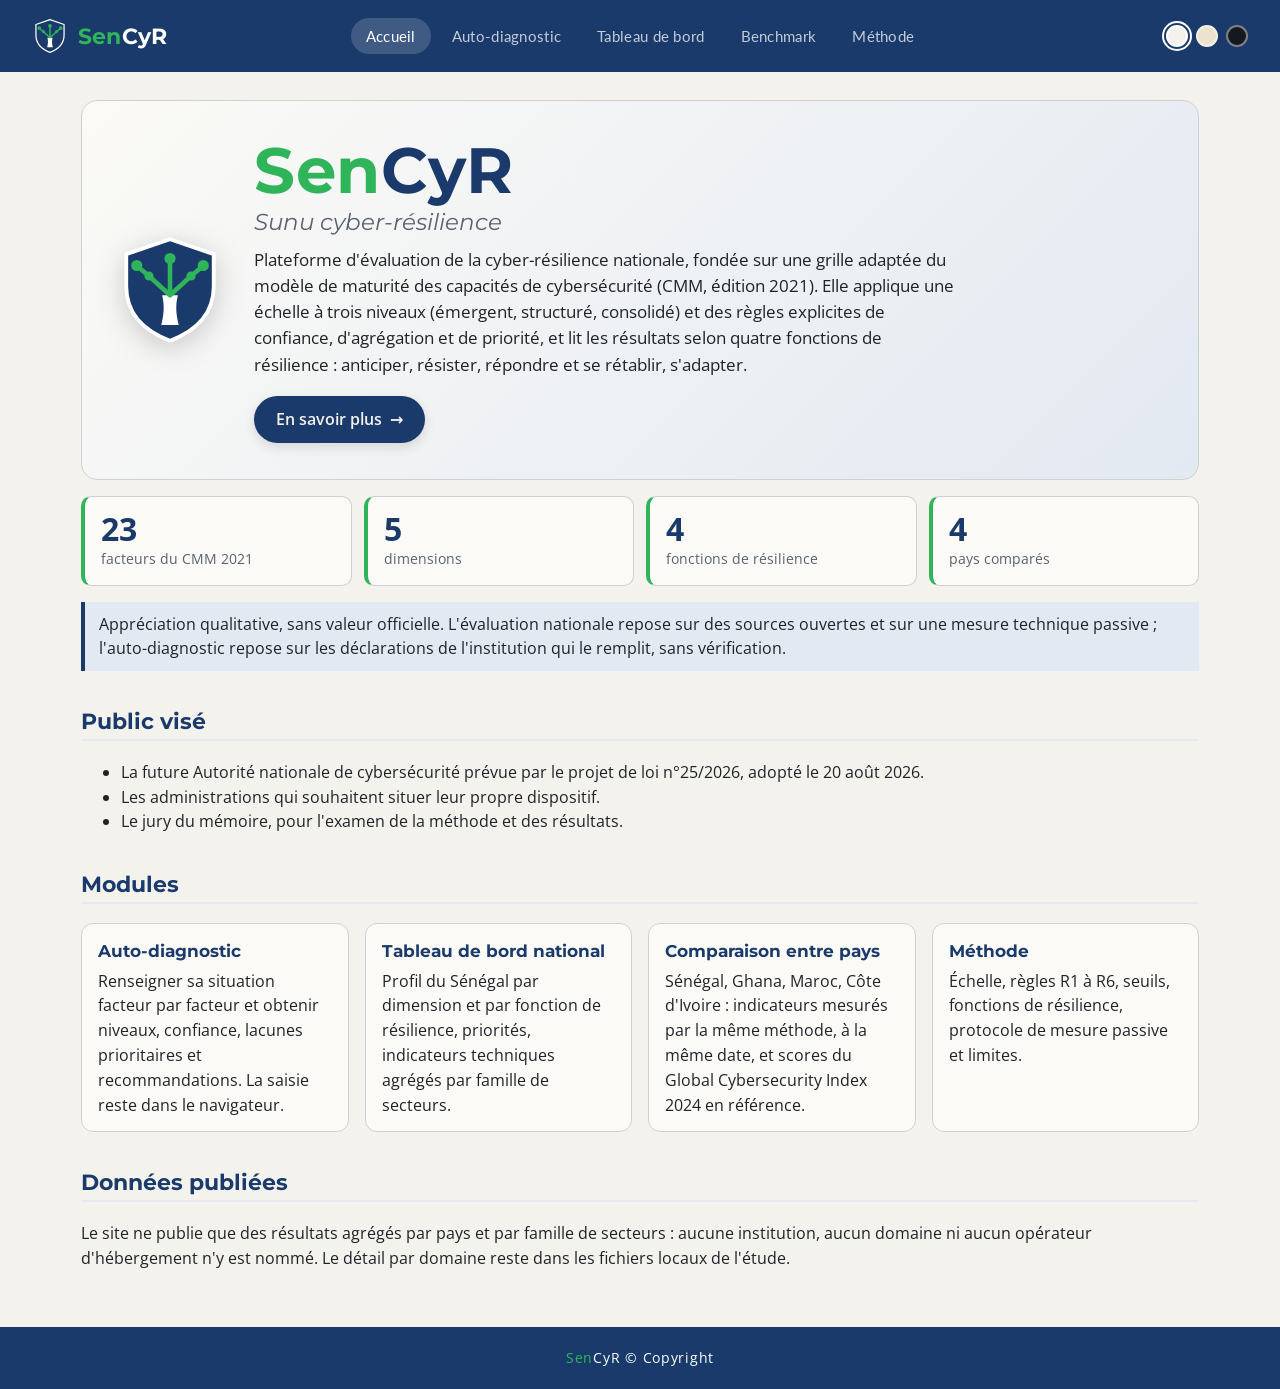
<file: docs/index.html>
<!doctype html>
<html lang="fr">
<head>
  <meta charset="utf-8">
  <meta name="viewport" content="width=device-width, initial-scale=1">
  <title>SenCyR · Accueil</title>
  <link rel="icon" href="img/favicon.svg" type="image/svg+xml">
  <link rel="stylesheet" href="css/style.css">
  <script src="js/fond.js"></script>
  <script src="js/entete.js"></script>
  <script src="js/animations.js"></script>
</head>
<body>
  <header class="entete">
    <div class="entete-barre">
      <a class="marque" href="index.html" aria-label="SenCyR, accueil">
        <img src="img/logo-sencyr.svg" alt="" width="36" height="36">
        <span class="nom" aria-hidden="true"><span class="sen">Sen</span><span class="cyr">CyR</span></span>
      </a>
      <nav aria-label="Navigation principale">
        <a href="index.html" aria-current="page">Accueil</a>
        <a href="diagnostic.html">Auto-diagnostic</a>
        <a href="tableau-de-bord.html">Tableau de bord</a>
        <a href="benchmark.html">Benchmark</a>
        <a href="methode.html">Méthode</a>
      </nav>
    </div>
  </header>
  <p class="marque-impression" aria-hidden="true"><span class="sen">Sen</span><span class="cyr">CyR</span></p>

  <main class="conteneur">
    <section class="hero" aria-labelledby="titre-accueil">
      <img class="hero-logo" src="img/logo-sencyr.svg" alt="" width="112" height="112">
      <div class="hero-texte">
        <h1 id="titre-accueil"><span class="nom-grand"><span class="sen">Sen</span><span class="cyr">CyR</span></span>
          <span class="sous-titre">Sunu cyber-résilience</span></h1>
        <p class="chapeau">
          Plateforme d'évaluation de la cyber-résilience nationale, fondée sur une grille adaptée du
          modèle de maturité des capacités de cybersécurité (CMM, édition 2021). Elle applique une
          échelle à trois niveaux (émergent, structuré, consolidé) et des règles explicites de
          confiance, d'agrégation et de priorité, et lit les résultats selon quatre fonctions de
          résilience : anticiper, résister, répondre et se rétablir, s'adapter.
        </p>
        <a class="bouton" href="methode.html">En savoir plus</a>
      </div>
    </section>

    <div id="reperes" class="reperes" aria-label="La grille en chiffres"></div>

    <p class="avertissement">
      Appréciation qualitative, sans valeur officielle. L'évaluation nationale repose sur des
      sources ouvertes et sur une mesure technique passive ; l'auto-diagnostic repose sur les
      déclarations de l'institution qui le remplit, sans vérification.
    </p>

    <h2>Public visé</h2>
    <ul>
      <li>La future Autorité nationale de cybersécurité prévue par le projet de loi n°25/2026, adopté le 20 août 2026.</li>
      <li>Les administrations qui souhaitent situer leur propre dispositif.</li>
      <li>Le jury du mémoire, pour l'examen de la méthode et des résultats.</li>
    </ul>

    <h2>Modules</h2>
    <div class="modules">
      <a class="module" href="diagnostic.html">
        <strong>Auto-diagnostic</strong>
        Renseigner sa situation facteur par facteur et obtenir niveaux, confiance, lacunes
        prioritaires et recommandations. La saisie reste dans le navigateur.
      </a>
      <a class="module" href="tableau-de-bord.html">
        <strong>Tableau de bord national</strong>
        Profil du Sénégal par dimension et par fonction de résilience, priorités, indicateurs
        techniques agrégés par famille de secteurs.
      </a>
      <a class="module" href="benchmark.html">
        <strong>Comparaison entre pays</strong>
        Sénégal, Ghana, Maroc, Côte d'Ivoire : indicateurs mesurés par la même méthode, à la même
        date, et scores du Global Cybersecurity Index 2024 en référence.
      </a>
      <a class="module" href="methode.html">
        <strong>Méthode</strong>
        Échelle, règles R1 à R6, seuils, fonctions de résilience, protocole de mesure passive
        et limites.
      </a>
    </div>

    <h2>Données publiées</h2>
    <p>
      Le site ne publie que des résultats agrégés par pays et par famille de secteurs : aucune
      institution, aucun domaine ni aucun opérateur d'hébergement n'y est nommé. Le détail par
      domaine reste dans les fichiers locaux de l'étude.
    </p>
  </main>

  <footer class="pied">
    <div class="conteneur"><span class="sen">Sen</span><span class="cyr">CyR</span> © Copyright</div>
  </footer>

  <script src="js/regles.js"></script>
  <script src="js/commun.js"></script>
  <script src="js/accueil.js"></script>
</body>
</html>
</file>
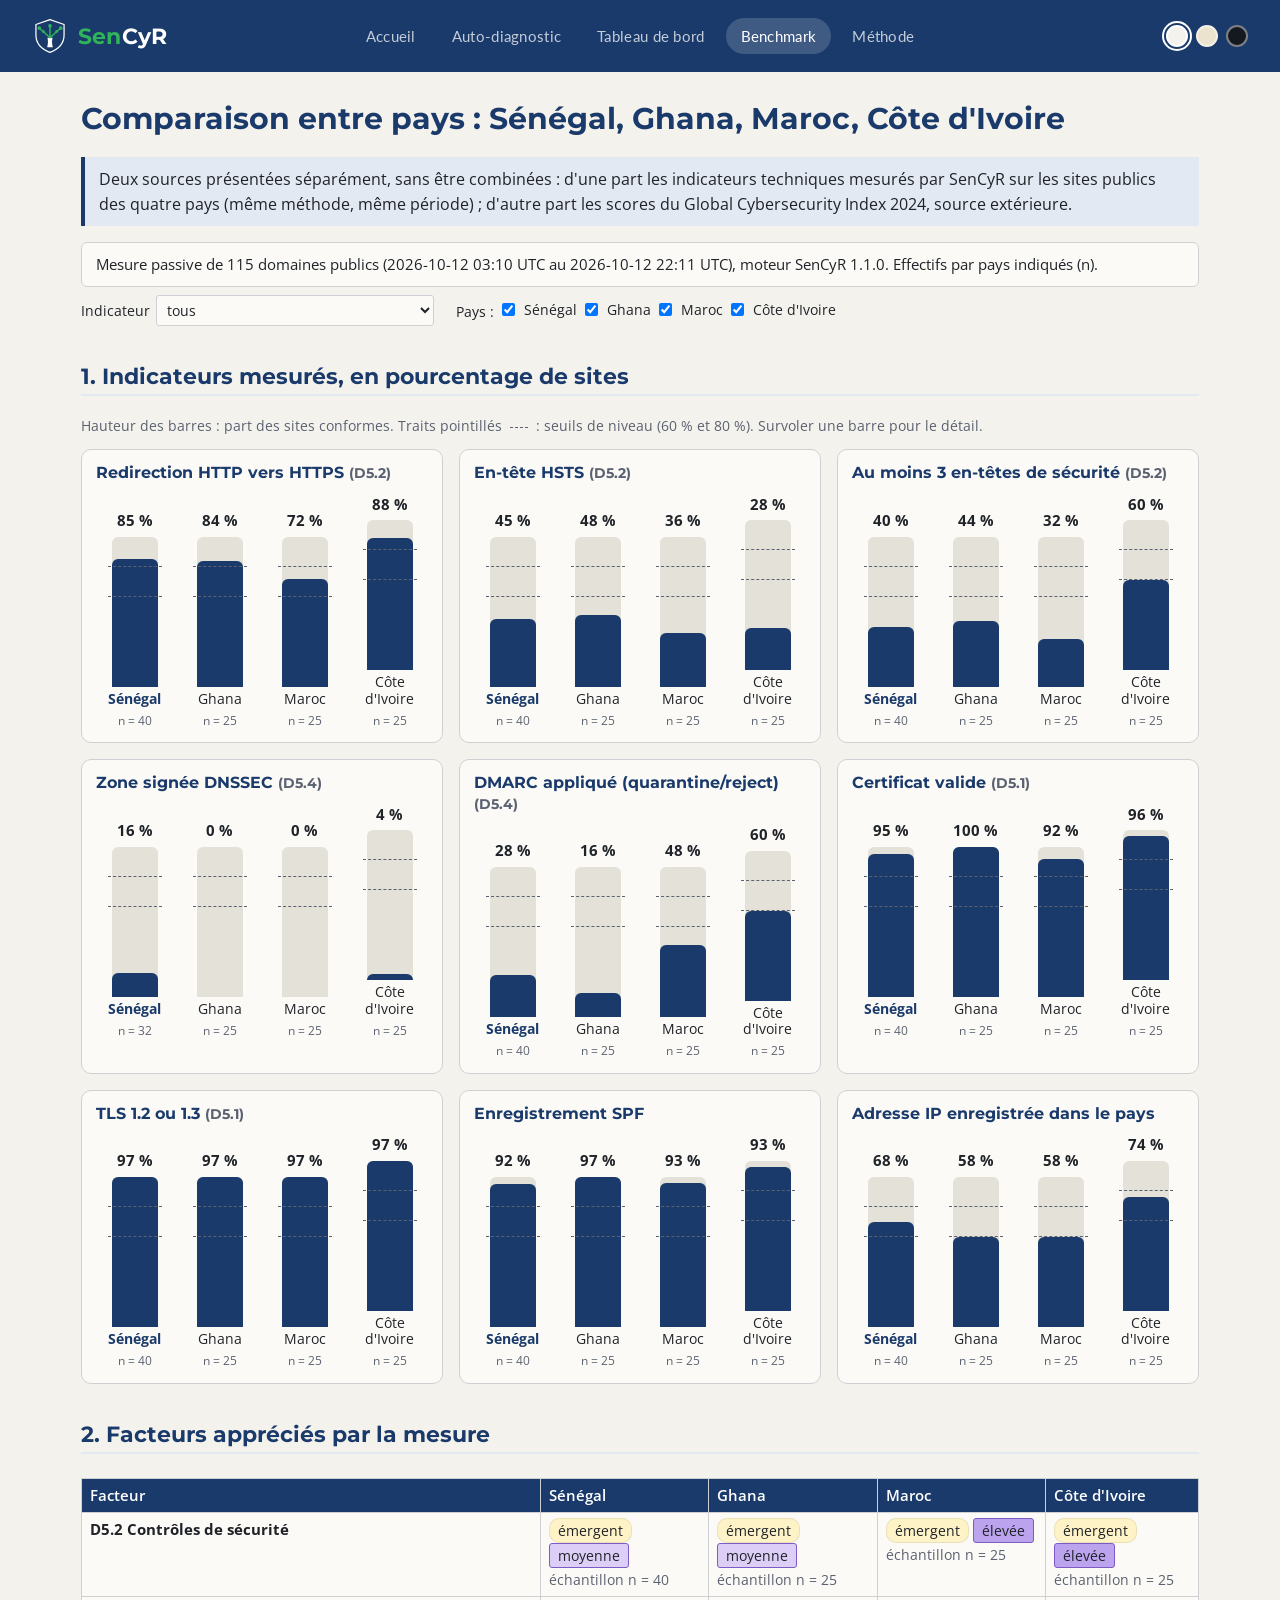
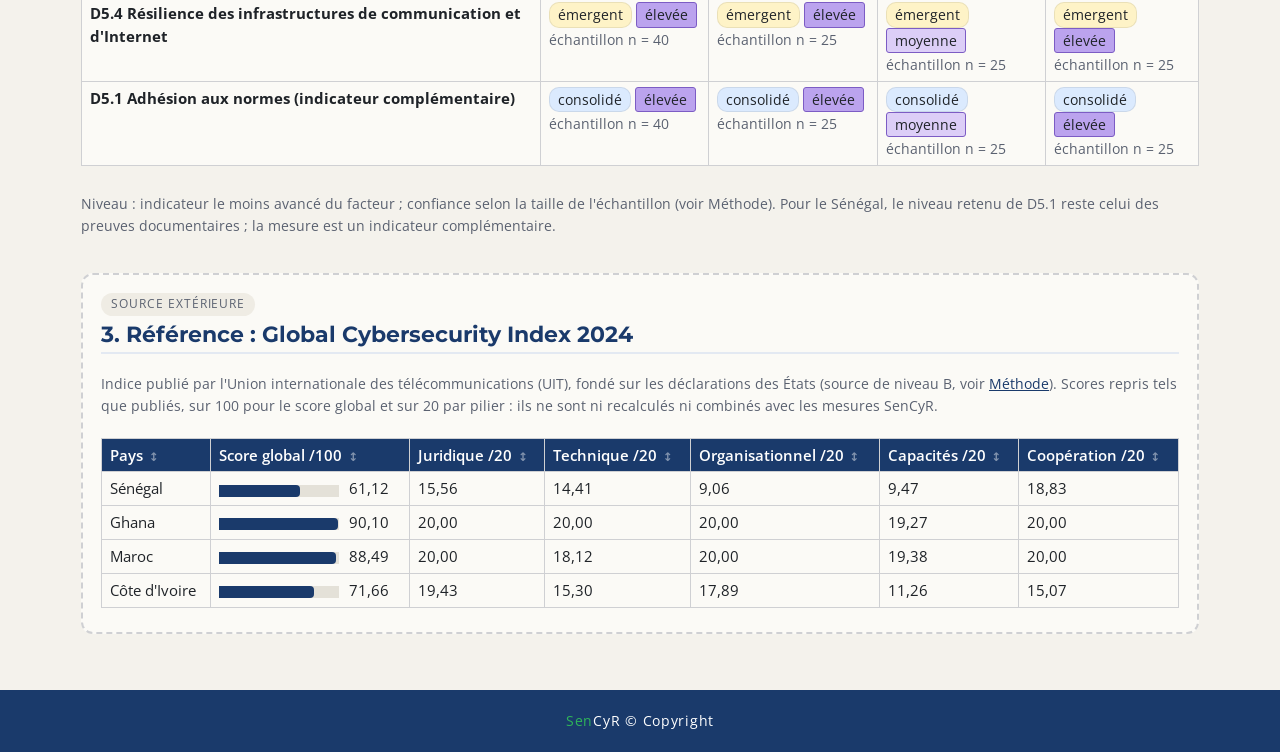
<file: docs/benchmark.html>
<!doctype html>
<html lang="fr">
<head>
  <meta charset="utf-8">
  <meta name="viewport" content="width=device-width, initial-scale=1">
  <title>SenCyR · Benchmark</title>
  <link rel="icon" href="img/favicon.svg" type="image/svg+xml">
  <link rel="stylesheet" href="css/style.css">
  <script src="js/fond.js"></script>
  <script src="js/entete.js"></script>
  <script src="js/animations.js"></script>
</head>
<body>
  <header class="entete">
    <div class="entete-barre">
      <a class="marque" href="index.html" aria-label="SenCyR, accueil">
        <img src="img/logo-sencyr.svg" alt="" width="36" height="36">
        <span class="nom" aria-hidden="true"><span class="sen">Sen</span><span class="cyr">CyR</span></span>
      </a>
      <nav aria-label="Navigation principale">
        <a href="index.html">Accueil</a>
        <a href="diagnostic.html">Auto-diagnostic</a>
        <a href="tableau-de-bord.html">Tableau de bord</a>
        <a href="benchmark.html" aria-current="page">Benchmark</a>
        <a href="methode.html">Méthode</a>
      </nav>
    </div>
  </header>
  <p class="marque-impression" aria-hidden="true"><span class="sen">Sen</span><span class="cyr">CyR</span></p>

  <main class="conteneur">
    <h1>Comparaison entre pays : Sénégal, Ghana, Maroc, Côte d'Ivoire</h1>
    <p class="avertissement">
      Deux sources présentées séparément, sans être combinées : d'une part les indicateurs
      techniques mesurés par SenCyR sur les sites publics des quatre pays (même méthode, même
      période) ; d'autre part les scores du Global Cybersecurity Index 2024, source extérieure.
    </p>
    <div id="source" class="source" role="status">Chargement des données…</div>
    <div id="selection" class="filtres"></div>

    <h2>1. Indicateurs mesurés, en pourcentage de sites</h2>
    <p class="legende-seuils" id="legende"></p>
    <div id="indicateurs" class="grille-indicateurs"></div>

    <h2>2. Facteurs appréciés par la mesure</h2>
    <div id="facteurs"></div>

    <section class="externe" aria-labelledby="titre-gci">
      <p class="externe-etiquette">Source extérieure</p>
      <h2 id="titre-gci">3. Référence : Global Cybersecurity Index 2024</h2>
      <p class="note">Indice publié par l'Union internationale des télécommunications (UIT), fondé sur les
        déclarations des États (source de niveau B, voir <a href="methode.html#fiabilite">Méthode</a>).
        Scores repris tels que publiés, sur 100 pour le score global et sur 20 par pilier : ils ne sont ni
        recalculés ni combinés avec les mesures SenCyR.</p>
      <div class="defile"><table id="t-gci"></table></div>
    </section>
  </main>

  <footer class="pied">
    <div class="conteneur"><span class="sen">Sen</span><span class="cyr">CyR</span> © Copyright</div>
  </footer>

  <script src="js/regles.js"></script>
  <script src="js/commun.js"></script>
  <script src="js/benchmark.js"></script>
</body>
</html>
</file>
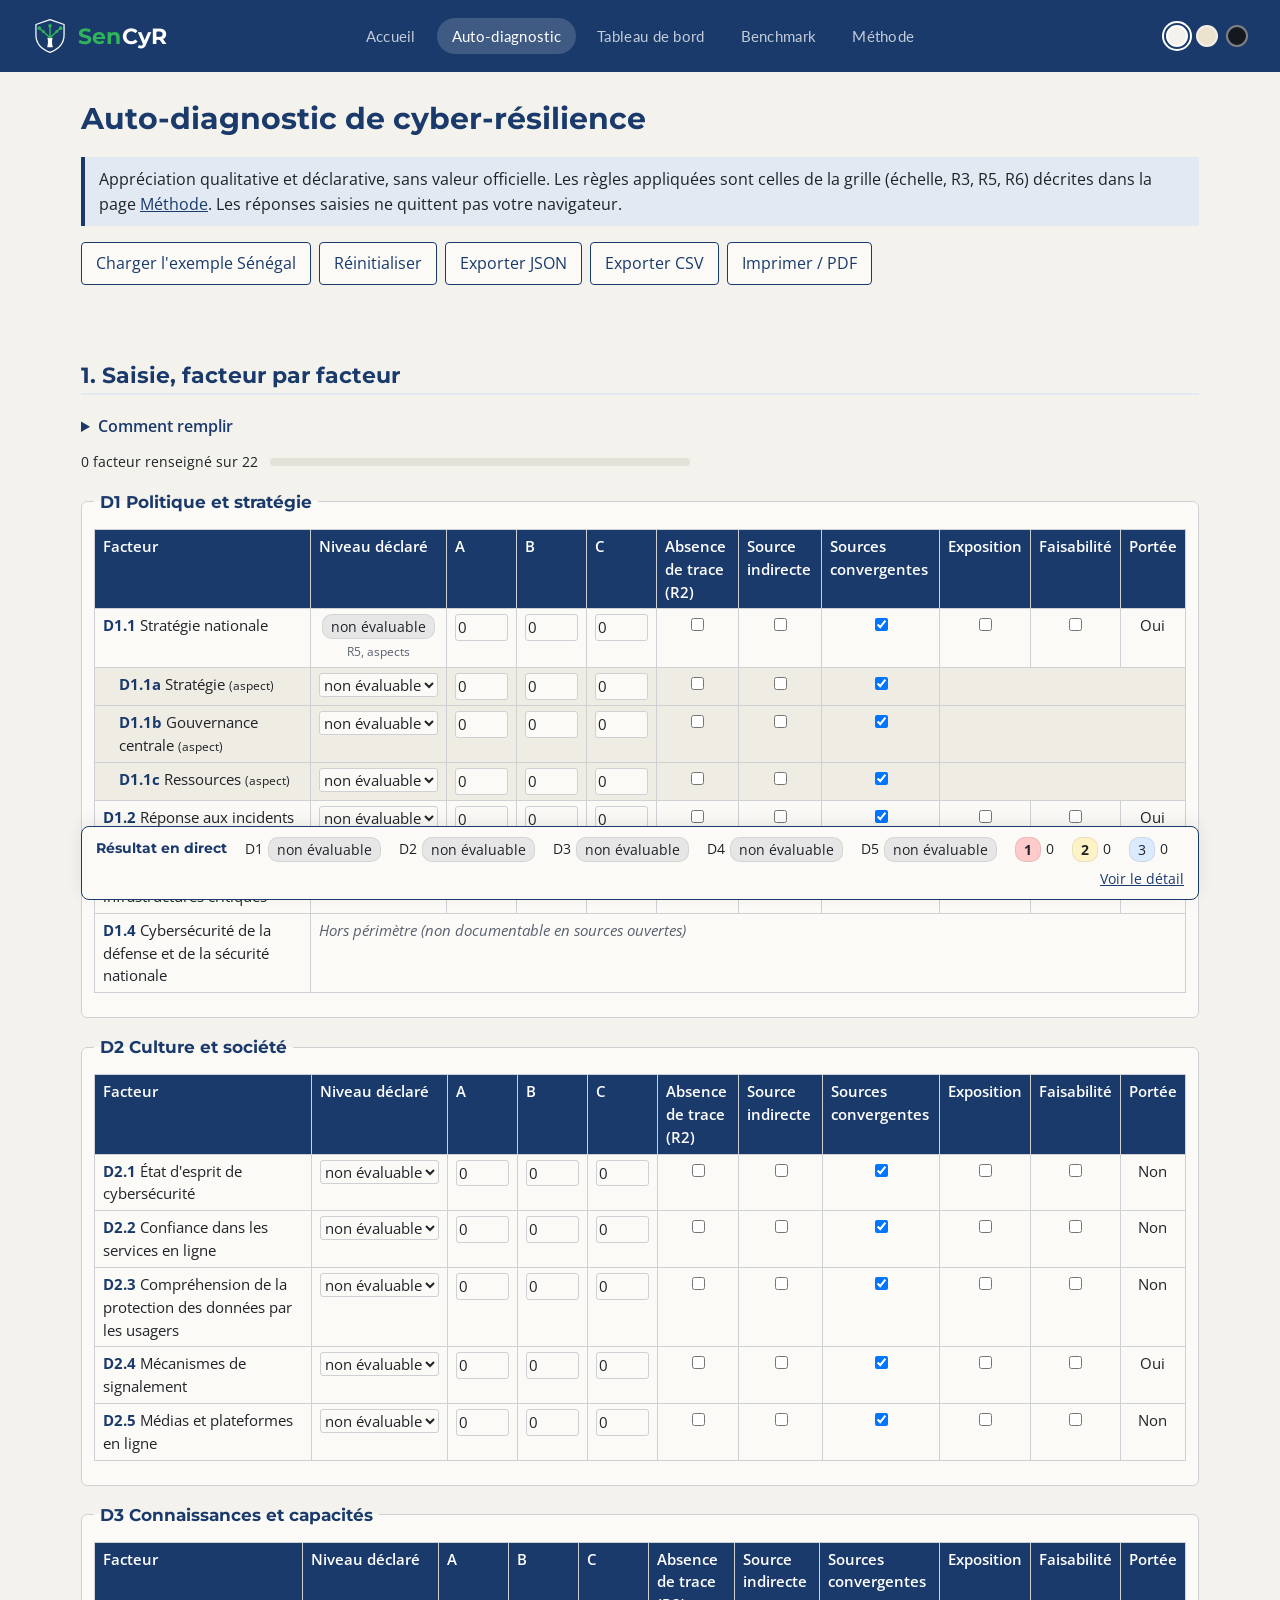
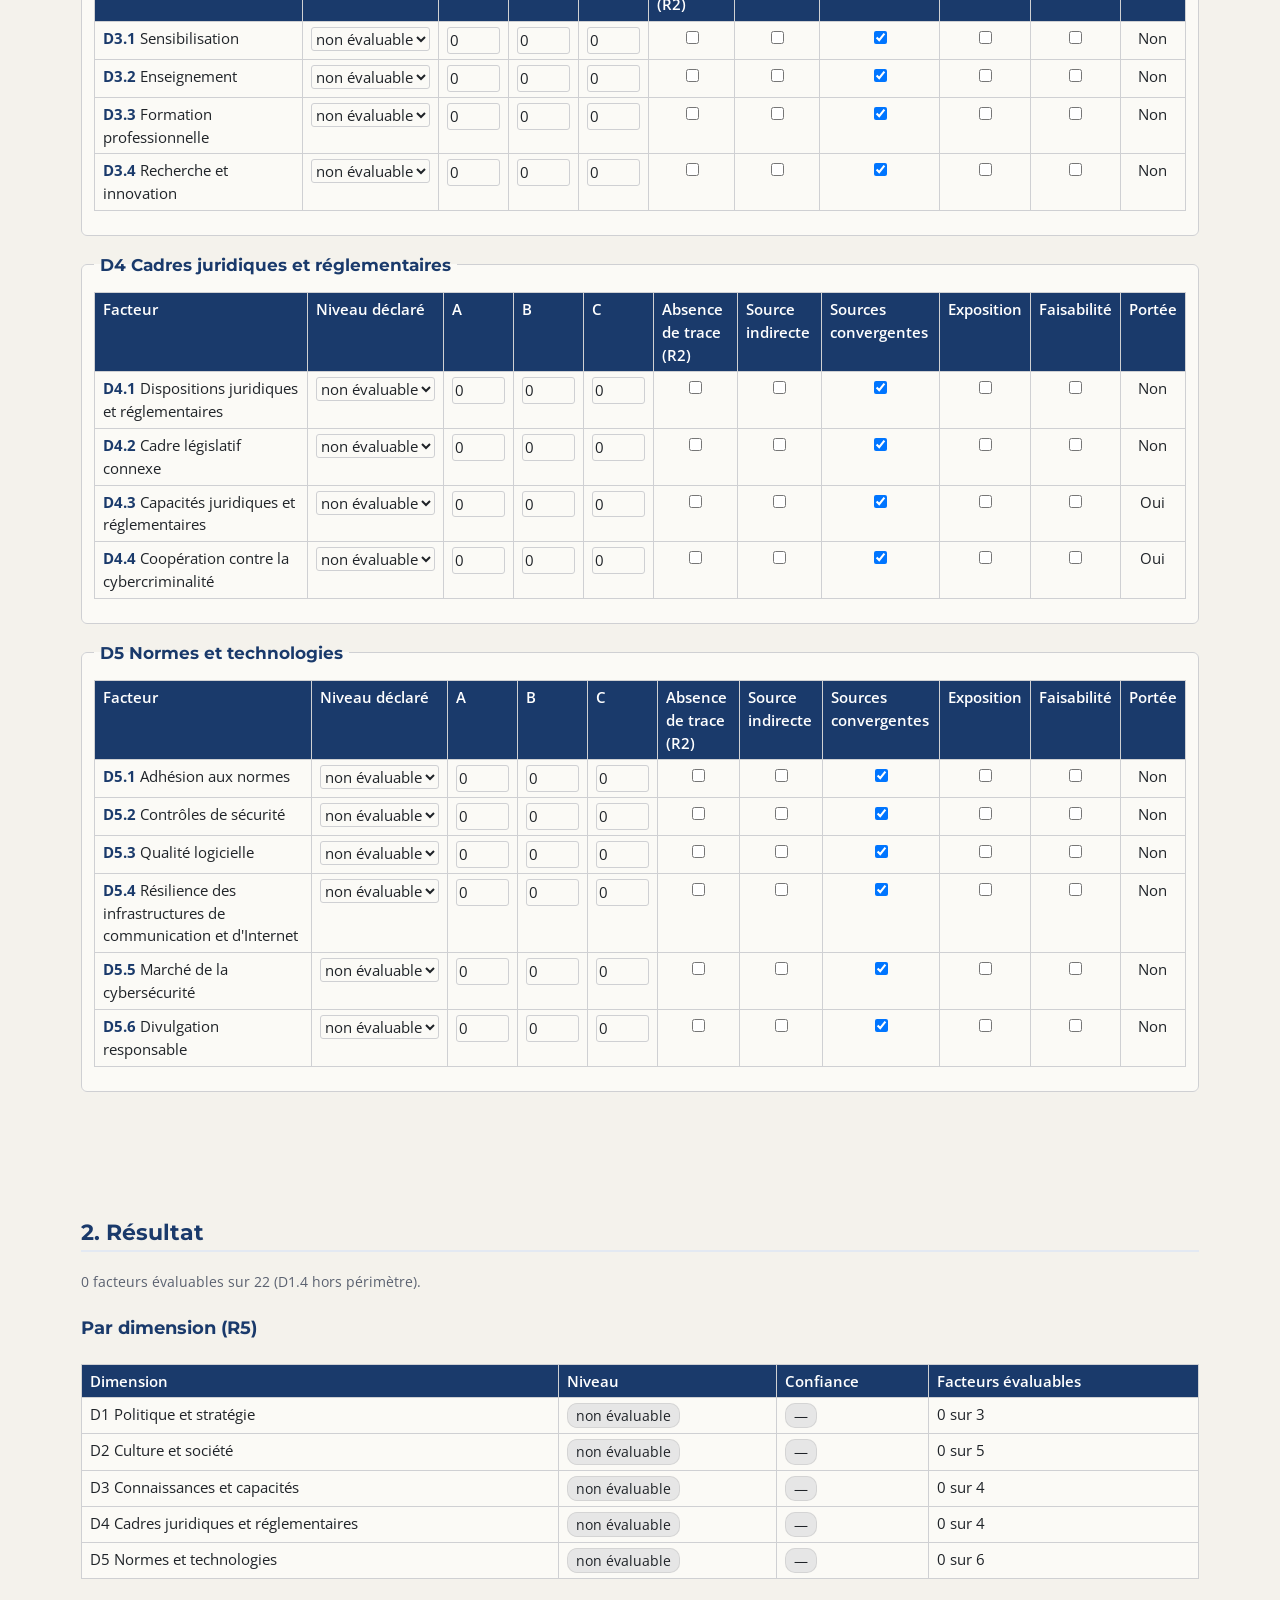
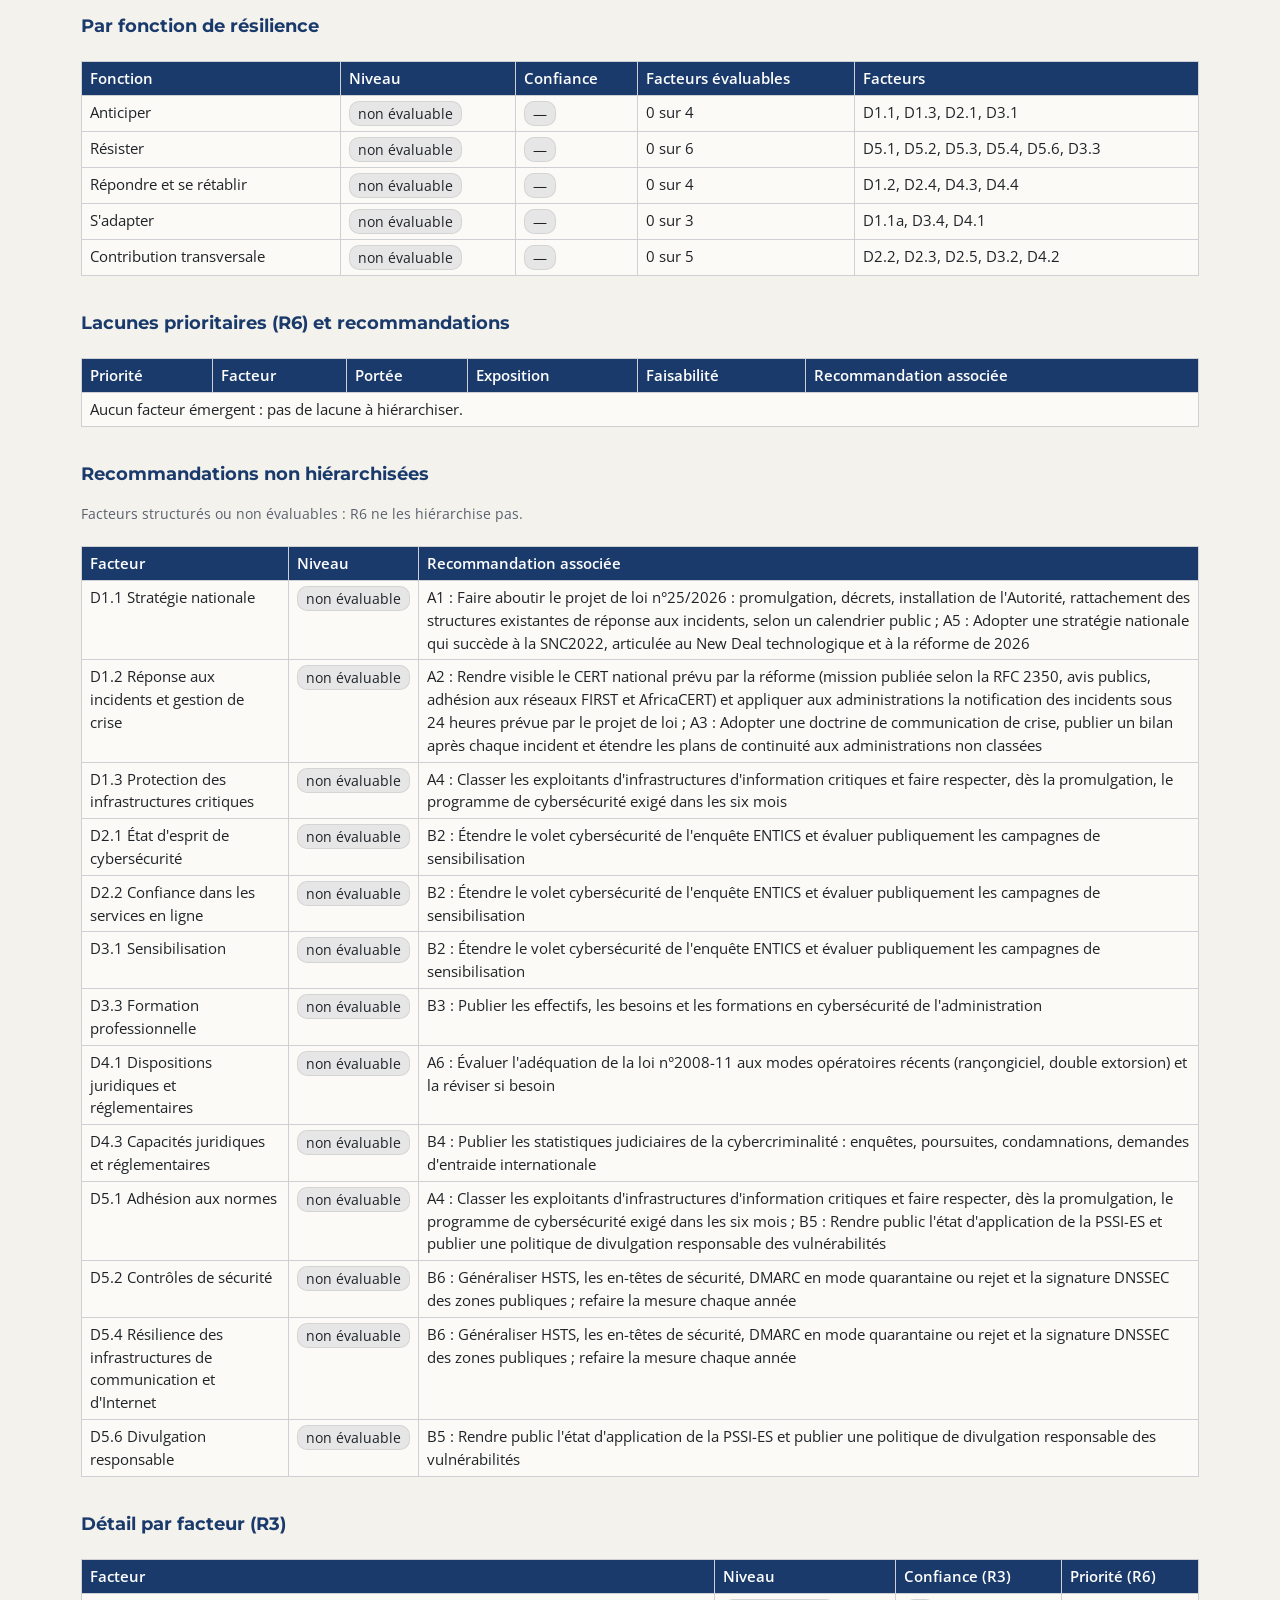
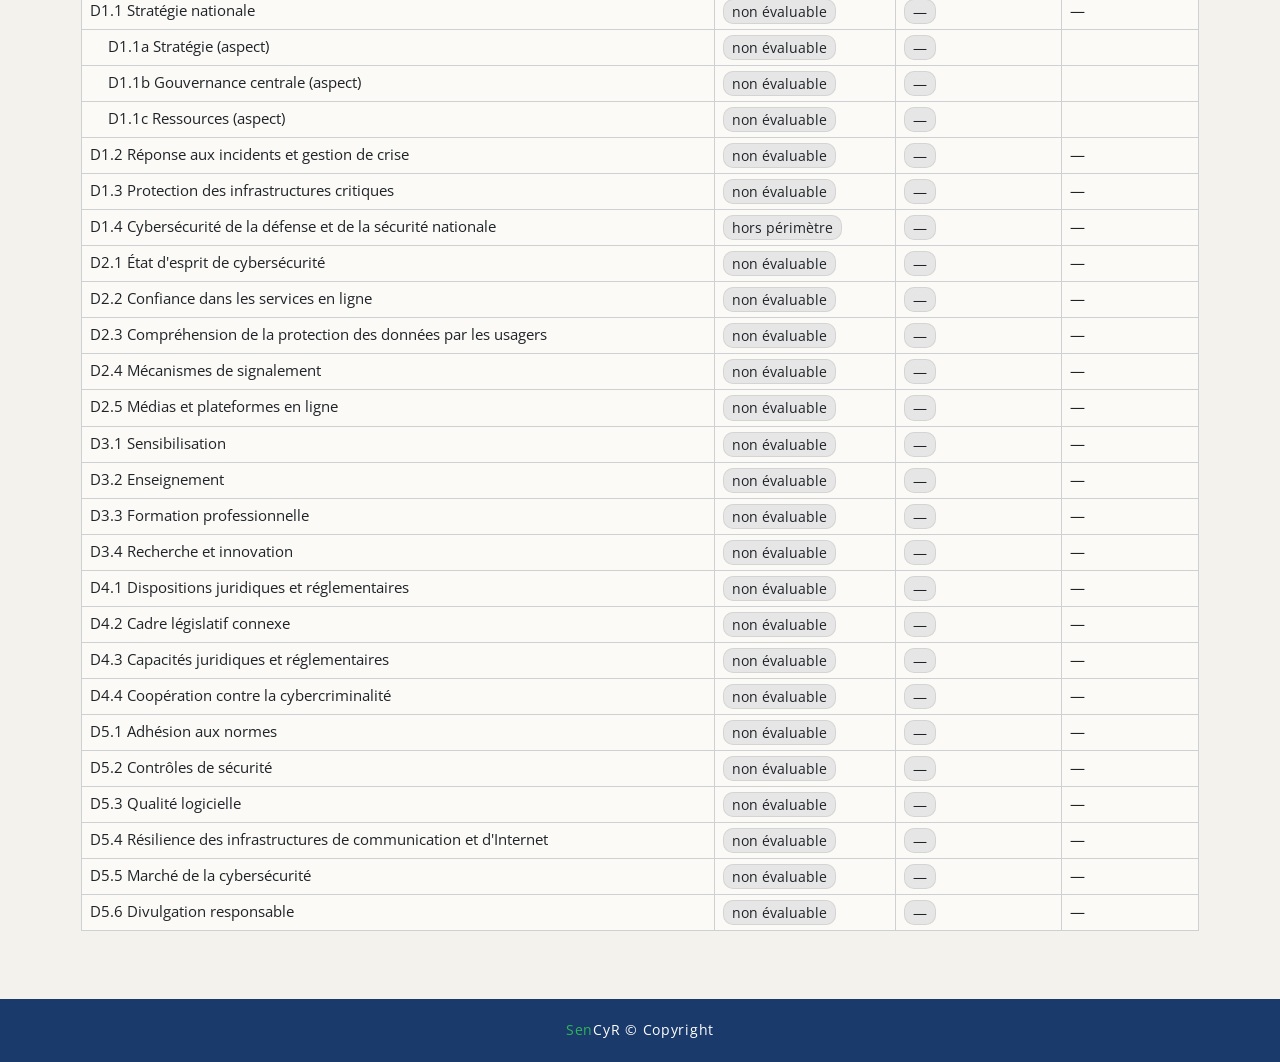
<file: docs/diagnostic.html>
<!doctype html>
<html lang="fr">
<head>
  <meta charset="utf-8">
  <meta name="viewport" content="width=device-width, initial-scale=1">
  <title>SenCyR · Auto-diagnostic</title>
  <link rel="icon" href="img/favicon.svg" type="image/svg+xml">
  <link rel="stylesheet" href="css/style.css">
  <script src="js/fond.js"></script>
  <script src="js/entete.js"></script>
  <script src="js/animations.js"></script>
</head>
<body>
  <header class="entete">
    <div class="entete-barre">
      <a class="marque" href="index.html" aria-label="SenCyR, accueil">
        <img src="img/logo-sencyr.svg" alt="" width="36" height="36">
        <span class="nom" aria-hidden="true"><span class="sen">Sen</span><span class="cyr">CyR</span></span>
      </a>
      <nav aria-label="Navigation principale">
        <a href="index.html">Accueil</a>
        <a href="diagnostic.html" aria-current="page">Auto-diagnostic</a>
        <a href="tableau-de-bord.html">Tableau de bord</a>
        <a href="benchmark.html">Benchmark</a>
        <a href="methode.html">Méthode</a>
      </nav>
    </div>
  </header>
  <p class="marque-impression" aria-hidden="true"><span class="sen">Sen</span><span class="cyr">CyR</span></p>

  <main class="conteneur">
    <h1>Auto-diagnostic de cyber-résilience</h1>
    <p class="avertissement">
      Appréciation qualitative et déclarative, sans valeur officielle. Les règles appliquées
      sont celles de la grille (échelle, R3, R5, R6) décrites dans la page
      <a href="methode.html">Méthode</a>. Les réponses saisies ne quittent pas votre navigateur.
    </p>

    <div class="actions pas-imprimer">
      <button type="button" id="btn-exemple" class="secondaire">Charger l'exemple Sénégal</button>
      <button type="button" id="btn-vider" class="secondaire">Réinitialiser</button>
      <button type="button" id="btn-json" class="secondaire">Exporter JSON</button>
      <button type="button" id="btn-csv" class="secondaire">Exporter CSV</button>
      <button type="button" id="btn-imprimer" class="secondaire">Imprimer / PDF</button>
    </div>
    <p id="message" class="message" role="status"></p>

    <section id="saisie" class="pas-imprimer" aria-labelledby="titre-saisie">
      <h2 id="titre-saisie">1. Saisie, facteur par facteur</h2>
      <details class="aide">
        <summary>Comment remplir</summary>
        <ul>
          <li><strong>Niveau</strong> : émergent (inexistant, annoncé, en projet ou partiel), structuré
            (en place et formalisé), consolidé (coordonné, durable, ajusté dans le temps), ou
            « non évaluable » si aucune source fiable ne permet de l'apprécier. Une annonce ou un
            projet ne dépasse pas « émergent » (R1).</li>
          <li><strong>Sources A, B, C</strong> : nombre de sources qui fondent le niveau,
            selon les niveaux de fiabilité de la grille (voir <a href="methode.html">Méthode</a>).
            Les sources D ne comptent pas.</li>
          <li><strong>Absence de trace (R2)</strong> : le niveau repose sur l'absence de trace
            publique d'un dispositif public par nature.</li>
          <li><strong>Source indirecte</strong> : le niveau n'est approché que par des indicateurs
            indirects.</li>
          <li><strong>Sources convergentes</strong> : les sources concordent sur le niveau attribué, pas seulement sur l'existence d'un dispositif ou d'une intention.
            Décoché, le niveau repose sur une source non recoupée (R3).</li>
          <li><strong>Aspects</strong> : un facteur décomposé en aspects prend le niveau de son aspect
            évaluable le moins avancé (R5) ; son niveau est calculé, pas saisi.</li>
          <li><strong>Exposition</strong> et <strong>faisabilité</strong> (R6, facteurs émergents) :
            des incidents récents montrent l'urgence ; une réforme en cours offre un levier.
            La <strong>portée</strong> se déduit des fonctions de résilience auxquelles le facteur contribue.</li>
        </ul>
      </details>
      <div class="progression" id="progression">
        <span id="progression-texte">0 facteur renseigné</span>
        <span class="piste" role="progressbar" aria-label="Progression de la saisie" aria-valuemin="0" aria-valuemax="22" aria-valuenow="0"><span id="progression-barre"></span></span>
      </div>
      <div id="formulaire"><p>Chargement des données…</p></div>
    </section>

    <aside id="direct" class="direct pas-imprimer" aria-label="Résultat en direct"></aside>

    <section id="resultats" aria-labelledby="titre-resultats">
      <h2 id="titre-resultats">2. Résultat</h2>
      <p class="note" id="contexte-resultat"></p>
      <h3>Par dimension (R5)</h3>
      <div class="defile"><table id="t-dimensions"></table></div>
      <h3>Par fonction de résilience</h3>
      <div class="defile"><table id="t-fonctions"></table></div>
      <h3>Lacunes prioritaires (R6) et recommandations</h3>
      <div class="defile"><table id="t-priorites"></table></div>
      <h3>Recommandations non hiérarchisées</h3>
      <p class="note">Facteurs structurés ou non évaluables : R6 ne les hiérarchise pas.</p>
      <div class="defile"><table id="t-autres"></table></div>
      <h3>Détail par facteur (R3)</h3>
      <div class="defile"><table id="t-facteurs"></table></div>
    </section>
  </main>

  <footer class="pied">
    <div class="conteneur"><span class="sen">Sen</span><span class="cyr">CyR</span> © Copyright</div>
  </footer>

  <script src="js/regles.js"></script>
  <script src="js/commun.js"></script>
  <script src="js/diagnostic.js"></script>
</body>
</html>
</file>
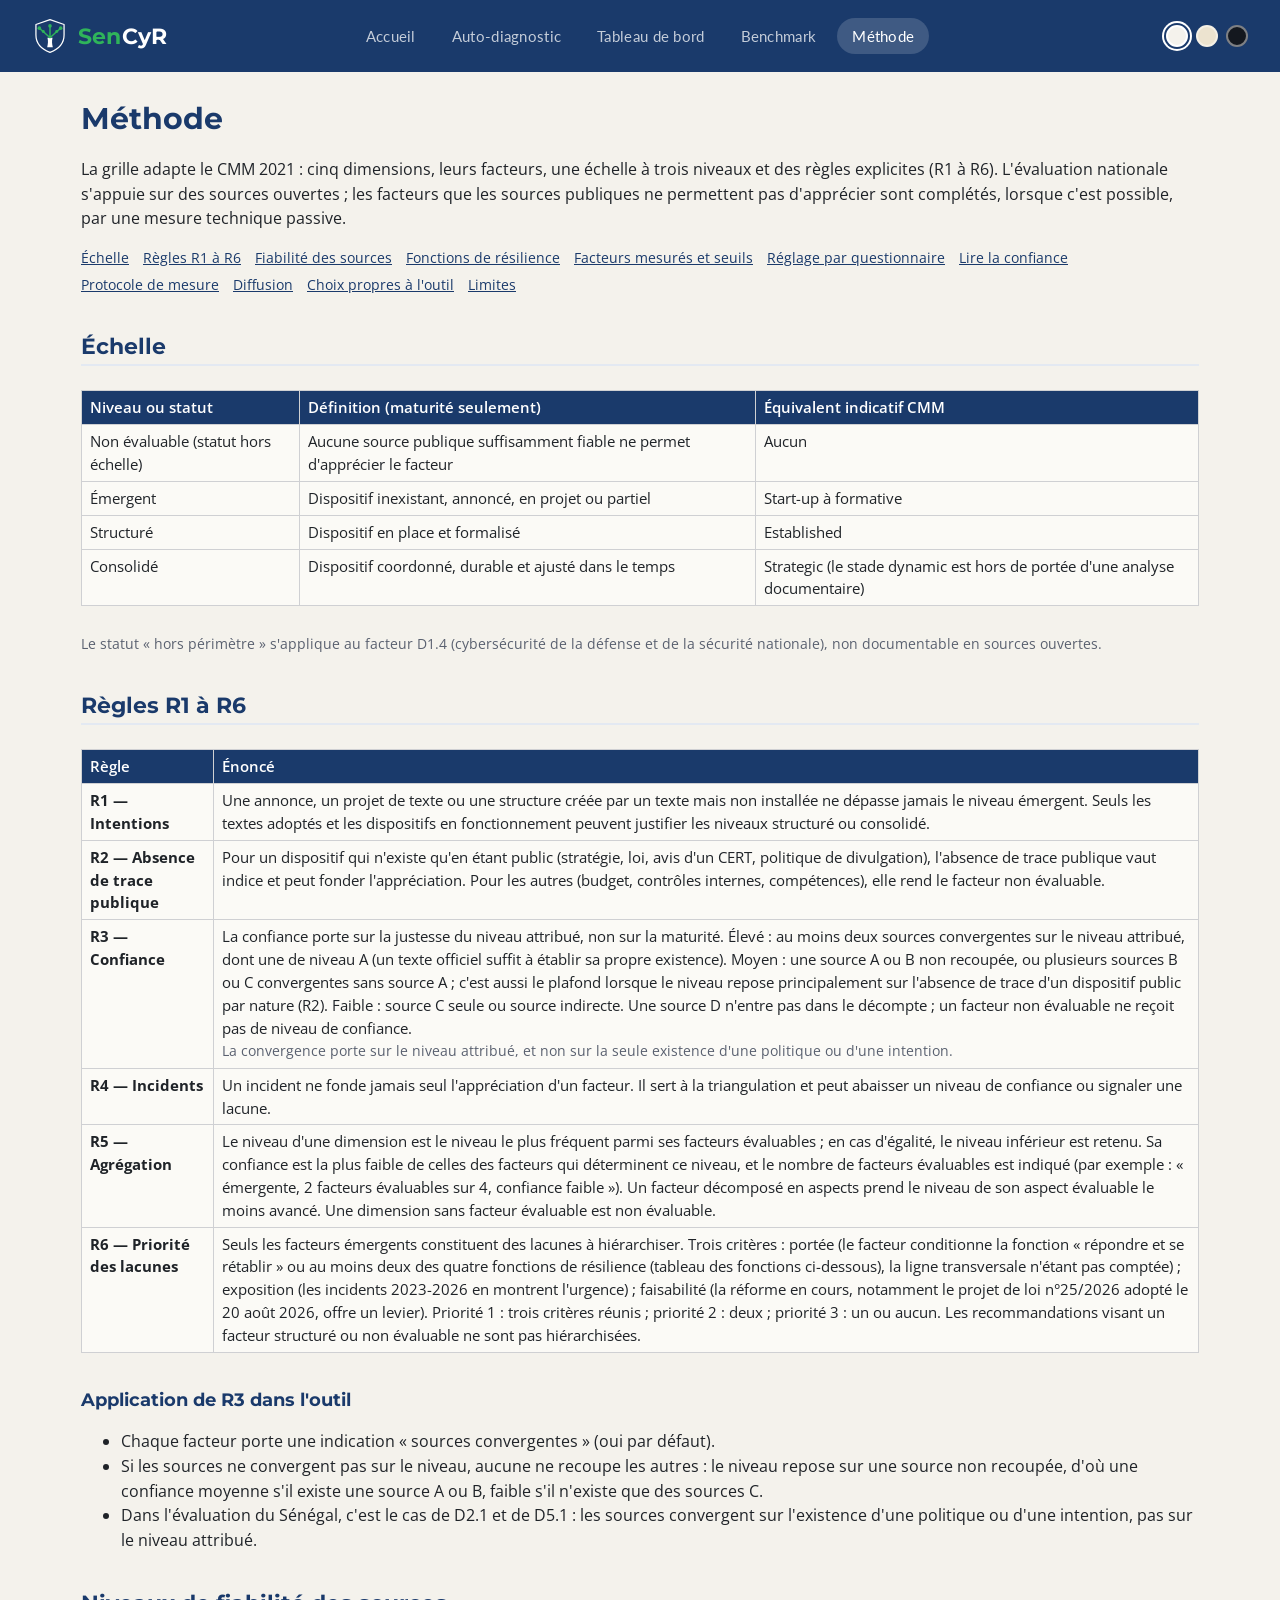
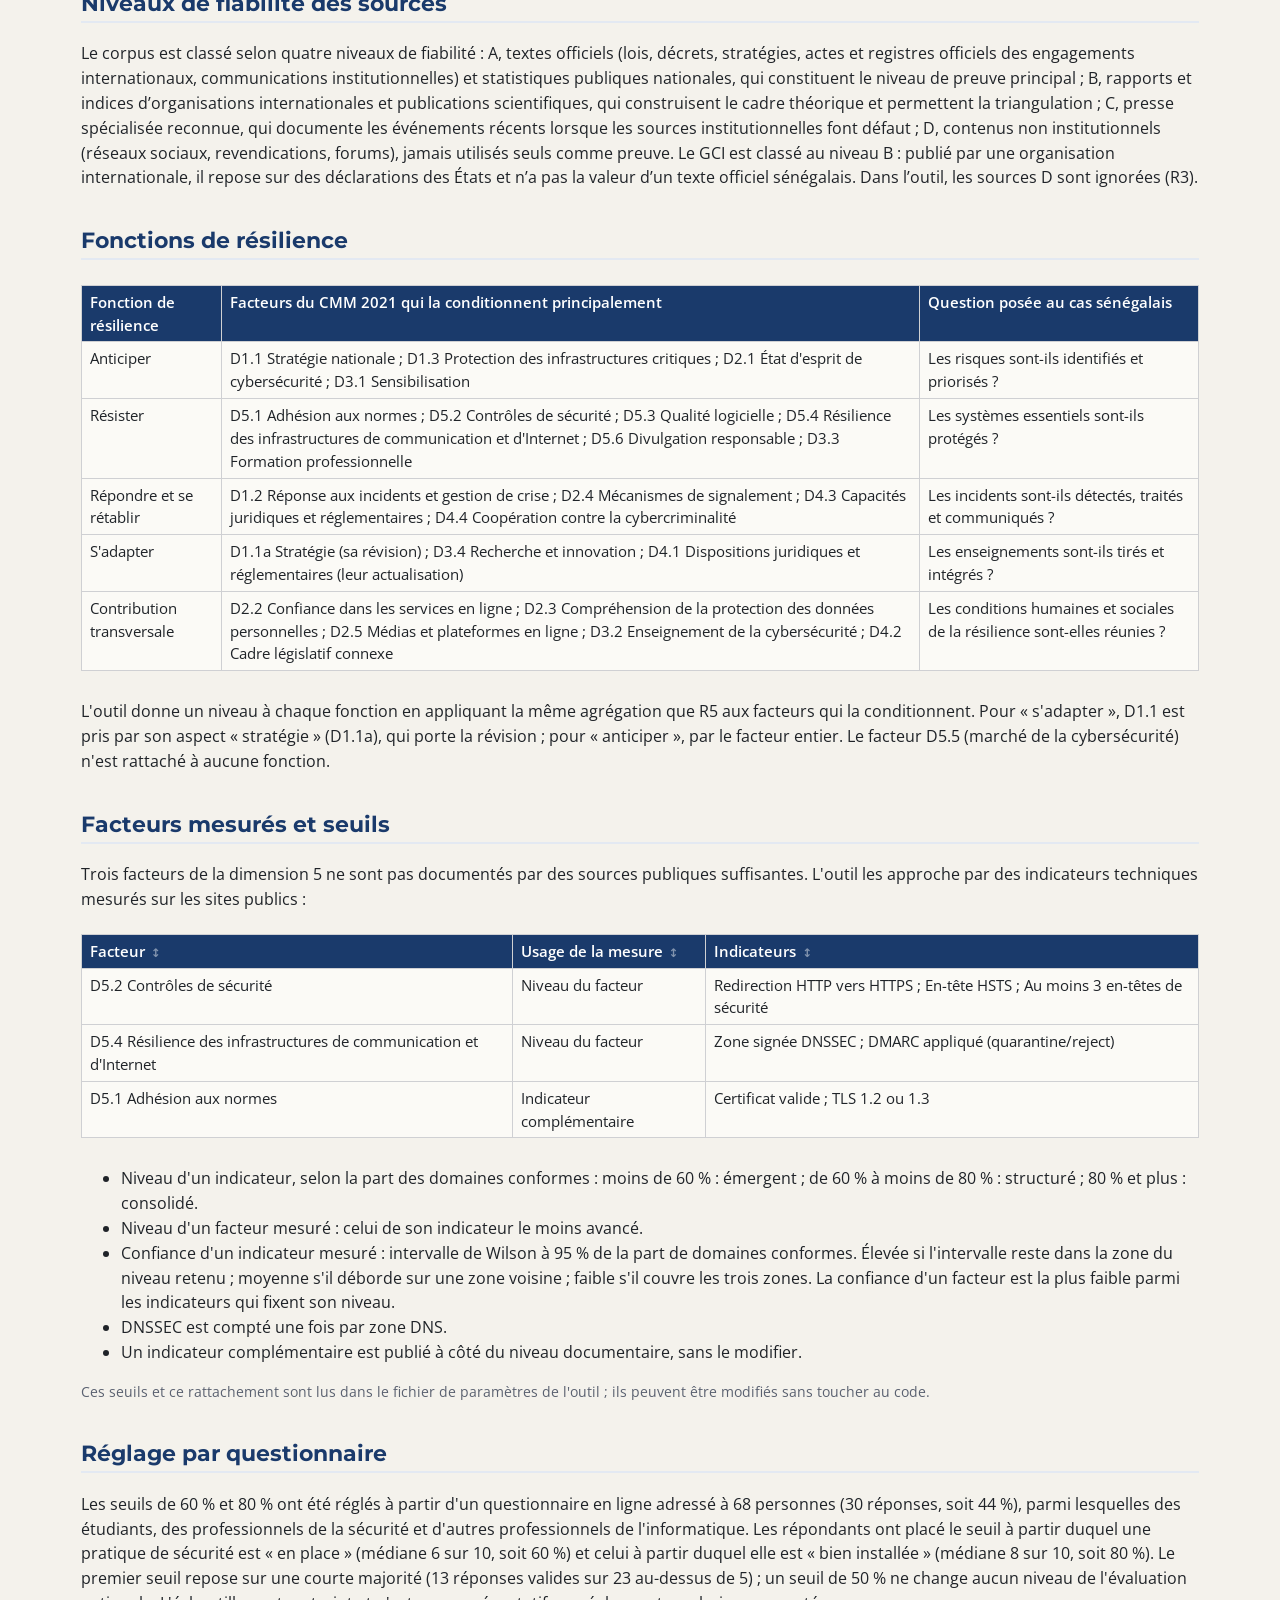
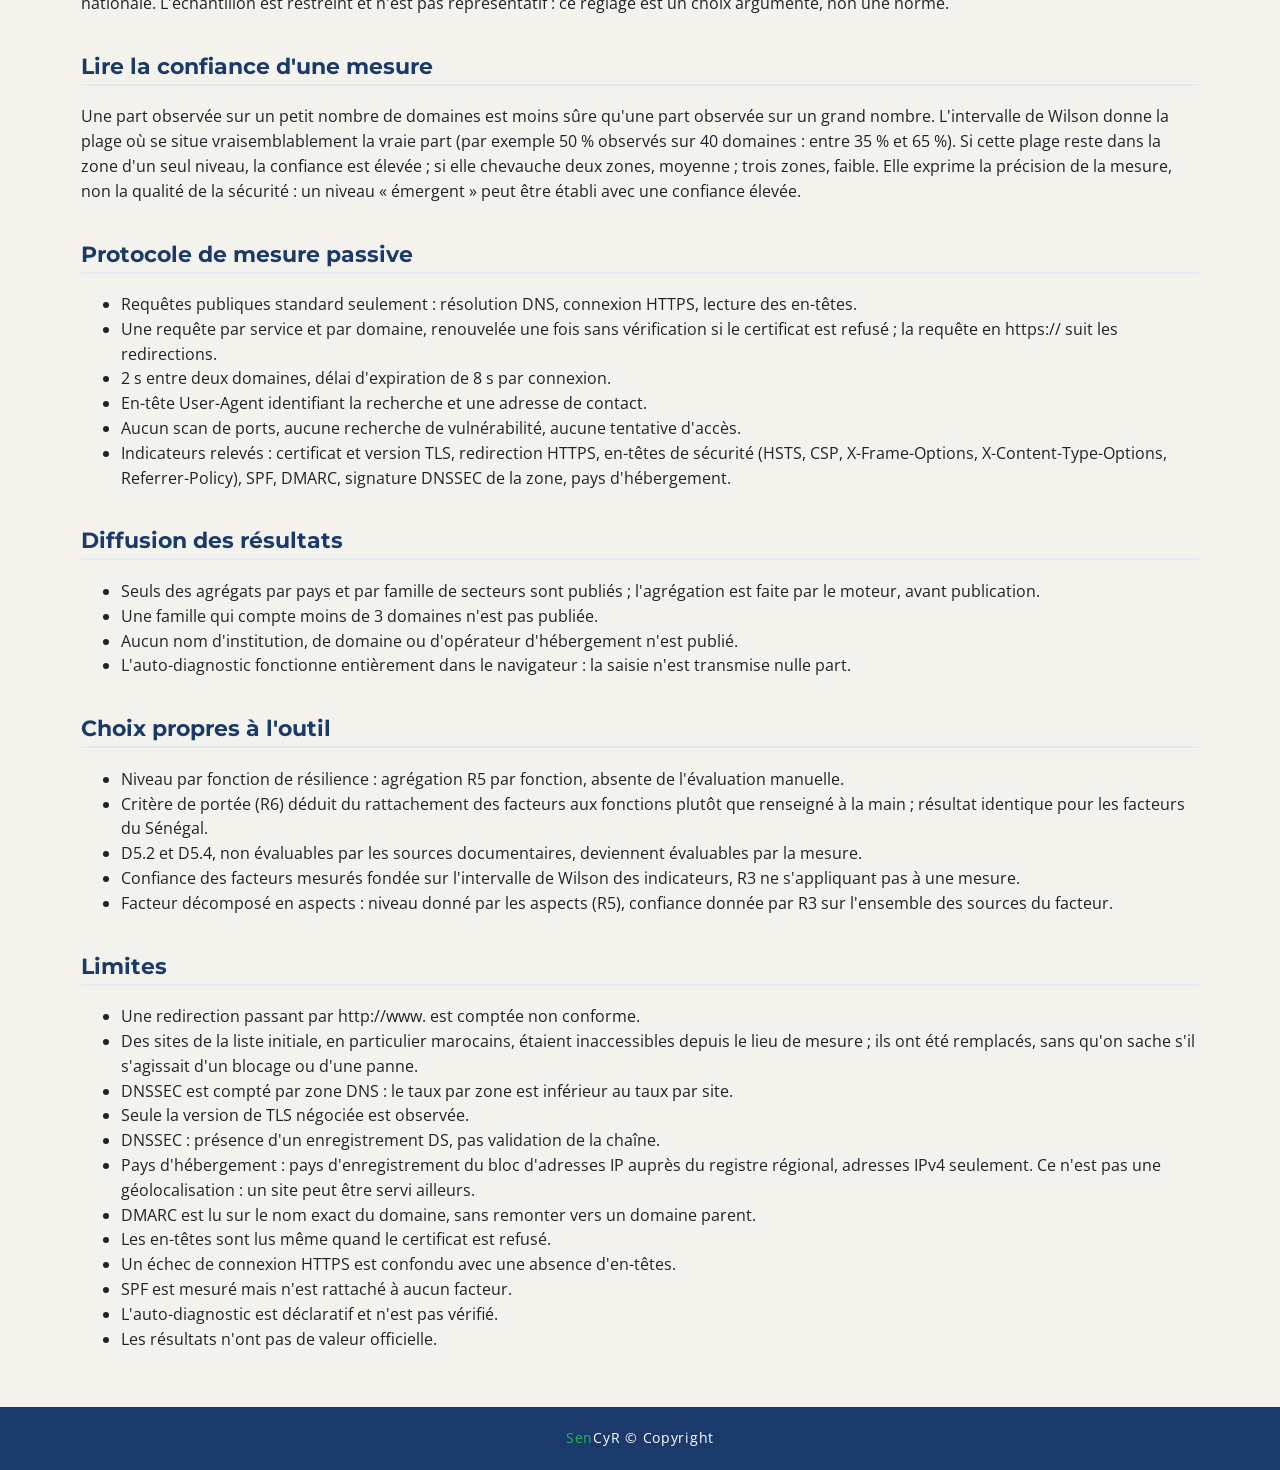
<file: docs/methode.html>
<!doctype html>
<html lang="fr">
<head>
  <meta charset="utf-8">
  <meta name="viewport" content="width=device-width, initial-scale=1">
  <title>SenCyR · Méthode</title>
  <link rel="icon" href="img/favicon.svg" type="image/svg+xml">
  <link rel="stylesheet" href="css/style.css">
  <script src="js/fond.js"></script>
  <script src="js/entete.js"></script>
  <script src="js/animations.js"></script>
</head>
<body>
  <header class="entete">
    <div class="entete-barre">
      <a class="marque" href="index.html" aria-label="SenCyR, accueil">
        <img src="img/logo-sencyr.svg" alt="" width="36" height="36">
        <span class="nom" aria-hidden="true"><span class="sen">Sen</span><span class="cyr">CyR</span></span>
      </a>
      <nav aria-label="Navigation principale">
        <a href="index.html">Accueil</a>
        <a href="diagnostic.html">Auto-diagnostic</a>
        <a href="tableau-de-bord.html">Tableau de bord</a>
        <a href="benchmark.html">Benchmark</a>
        <a href="methode.html" aria-current="page">Méthode</a>
      </nav>
    </div>
  </header>
  <p class="marque-impression" aria-hidden="true"><span class="sen">Sen</span><span class="cyr">CyR</span></p>

  <main class="conteneur">
    <h1>Méthode</h1>
    <p>
      La grille adapte le CMM 2021 : cinq dimensions, leurs facteurs, une échelle à trois niveaux
      et des règles explicites (R1 à R6). L'évaluation nationale s'appuie sur des sources
      ouvertes ; les facteurs que les sources publiques ne permettent pas d'apprécier sont
      complétés, lorsque c'est possible, par une mesure technique passive.
    </p>
    <nav aria-label="Sommaire de la page" class="note sommaire">
      <a href="#echelle">Échelle</a> <a href="#regles">Règles R1 à R6</a> <a href="#fiabilite">Fiabilité des sources</a>
      <a href="#fonctions">Fonctions de résilience</a> <a href="#mesure">Facteurs mesurés et seuils</a> <a href="#reglage">Réglage par questionnaire</a> <a href="#wilson">Lire la confiance</a>
      <a href="#protocole">Protocole de mesure</a> <a href="#diffusion">Diffusion</a>
      <a href="#choix">Choix propres à l'outil</a> <a href="#limites">Limites</a>
    </nav>

    <h2 id="echelle">Échelle</h2>
    <div class="defile"><table>
      <thead><tr><th scope="col">Niveau ou statut</th><th scope="col">Définition (maturité seulement)</th><th scope="col">Équivalent indicatif CMM</th></tr></thead>
      <tbody>
        <tr><td>Non évaluable (statut hors échelle)</td><td>Aucune source publique suffisamment fiable ne permet d'apprécier le facteur</td><td>Aucun</td></tr>
        <tr><td>Émergent</td><td>Dispositif inexistant, annoncé, en projet ou partiel</td><td>Start-up à formative</td></tr>
        <tr><td>Structuré</td><td>Dispositif en place et formalisé</td><td>Established</td></tr>
        <tr><td>Consolidé</td><td>Dispositif coordonné, durable et ajusté dans le temps</td><td>Strategic (le stade dynamic est hors de portée d'une analyse documentaire)</td></tr>
      </tbody>
    </table></div>
    <p class="note">Le statut « hors périmètre » s'applique au facteur D1.4 (cybersécurité de la défense et de la sécurité nationale),
      non documentable en sources ouvertes.</p>

    <h2 id="regles">Règles R1 à R6</h2>
    <div class="defile"><table>
      <thead><tr><th scope="col">Règle</th><th scope="col">Énoncé</th></tr></thead>
      <tbody>
        <tr><th scope="row">R1 — Intentions</th><td>Une annonce, un projet de texte ou une structure créée par un texte mais non installée ne dépasse jamais le niveau émergent. Seuls les textes adoptés et les dispositifs en fonctionnement peuvent justifier les niveaux structuré ou consolidé.</td></tr>
        <tr><th scope="row">R2 — Absence de trace publique</th><td>Pour un dispositif qui n'existe qu'en étant public (stratégie, loi, avis d'un CERT, politique de divulgation), l'absence de trace publique vaut indice et peut fonder l'appréciation. Pour les autres (budget, contrôles internes, compétences), elle rend le facteur non évaluable.</td></tr>
        <tr><th scope="row">R3 — Confiance</th><td>La confiance porte sur la justesse du niveau attribué, non sur la maturité. Élevé : au moins deux sources convergentes sur le niveau attribué, dont une de niveau A (un texte officiel suffit à établir sa propre existence). Moyen : une source A ou B non recoupée, ou plusieurs sources B ou C convergentes sans source A ; c'est aussi le plafond lorsque le niveau repose principalement sur l'absence de trace d'un dispositif public par nature (R2). Faible : source C seule ou source indirecte. Une source D n'entre pas dans le décompte ; un facteur non évaluable ne reçoit pas de niveau de confiance.<br><span class="note">La convergence porte sur le niveau attribué, et non sur la seule existence d'une politique ou d'une intention.</span></td></tr>
        <tr><th scope="row">R4 — Incidents</th><td>Un incident ne fonde jamais seul l'appréciation d'un facteur. Il sert à la triangulation et peut abaisser un niveau de confiance ou signaler une lacune.</td></tr>
        <tr><th scope="row">R5 — Agrégation</th><td>Le niveau d'une dimension est le niveau le plus fréquent parmi ses facteurs évaluables ; en cas d'égalité, le niveau inférieur est retenu. Sa confiance est la plus faible de celles des facteurs qui déterminent ce niveau, et le nombre de facteurs évaluables est indiqué (par exemple : « émergente, 2 facteurs évaluables sur 4, confiance faible »). Un facteur décomposé en aspects prend le niveau de son aspect évaluable le moins avancé. Une dimension sans facteur évaluable est non évaluable.</td></tr>
        <tr><th scope="row">R6 — Priorité des lacunes</th><td>Seuls les facteurs émergents constituent des lacunes à hiérarchiser. Trois critères : portée (le facteur conditionne la fonction « répondre et se rétablir » ou au moins deux des quatre fonctions de résilience (tableau des fonctions ci-dessous), la ligne transversale n'étant pas comptée) ; exposition (les incidents 2023-2026 en montrent l'urgence) ; faisabilité (la réforme en cours, notamment le projet de loi n°25/2026 adopté le 20 août 2026, offre un levier). Priorité 1 : trois critères réunis ; priorité 2 : deux ; priorité 3 : un ou aucun. Les recommandations visant un facteur structuré ou non évaluable ne sont pas hiérarchisées.</td></tr>
      </tbody>
    </table></div>
    <h3>Application de R3 dans l'outil</h3>
    <ul>
      <li>Chaque facteur porte une indication « sources convergentes » (oui par défaut).</li>
      <li>Si les sources ne convergent pas sur le niveau, aucune ne recoupe les autres : le niveau repose
        sur une source non recoupée, d'où une confiance moyenne s'il existe une source A ou B, faible
        s'il n'existe que des sources C.</li>
      <li>Dans l'évaluation du Sénégal, c'est le cas de D2.1 et de D5.1 : les sources convergent sur
        l'existence d'une politique ou d'une intention, pas sur le niveau attribué.</li>
    </ul>

    <h2 id="fiabilite">Niveaux de fiabilité des sources</h2>
    <p>Le corpus est classé selon quatre niveaux de fiabilité : A, textes officiels (lois, décrets, stratégies, actes et registres officiels des engagements internationaux, communications institutionnelles) et statistiques publiques nationales, qui constituent le niveau de preuve principal ; B, rapports et indices d’organisations internationales et publications scientifiques, qui construisent le cadre théorique et permettent la triangulation ; C, presse spécialisée reconnue, qui documente les événements récents lorsque les sources institutionnelles font défaut ; D, contenus non institutionnels (réseaux sociaux, revendications, forums), jamais utilisés seuls comme preuve. Le GCI est classé au niveau B : publié par une organisation internationale, il repose sur des déclarations des États et n’a pas la valeur d’un texte officiel sénégalais. Dans l’outil, les sources D sont ignorées (R3).</p>

    <h2 id="fonctions">Fonctions de résilience</h2>
    <div class="defile"><table>
      <thead><tr><th scope="col">Fonction de résilience</th><th scope="col">Facteurs du CMM 2021 qui la conditionnent principalement</th><th scope="col">Question posée au cas sénégalais</th></tr></thead>
      <tbody>
        <tr><td>Anticiper</td><td>D1.1 Stratégie nationale ; D1.3 Protection des infrastructures critiques ; D2.1 État d'esprit de cybersécurité ; D3.1 Sensibilisation</td><td>Les risques sont-ils identifiés et priorisés ?</td></tr>
        <tr><td>Résister</td><td>D5.1 Adhésion aux normes ; D5.2 Contrôles de sécurité ; D5.3 Qualité logicielle ; D5.4 Résilience des infrastructures de communication et d'Internet ; D5.6 Divulgation responsable ; D3.3 Formation professionnelle</td><td>Les systèmes essentiels sont-ils protégés ?</td></tr>
        <tr><td>Répondre et se rétablir</td><td>D1.2 Réponse aux incidents et gestion de crise ; D2.4 Mécanismes de signalement ; D4.3 Capacités juridiques et réglementaires ; D4.4 Coopération contre la cybercriminalité</td><td>Les incidents sont-ils détectés, traités et communiqués ?</td></tr>
        <tr><td>S'adapter</td><td>D1.1a Stratégie (sa révision) ; D3.4 Recherche et innovation ; D4.1 Dispositions juridiques et réglementaires (leur actualisation)</td><td>Les enseignements sont-ils tirés et intégrés ?</td></tr>
        <tr><td>Contribution transversale</td><td>D2.2 Confiance dans les services en ligne ; D2.3 Compréhension de la protection des données personnelles ; D2.5 Médias et plateformes en ligne ; D3.2 Enseignement de la cybersécurité ; D4.2 Cadre législatif connexe</td><td>Les conditions humaines et sociales de la résilience sont-elles réunies ?</td></tr>
      </tbody>
    </table></div>
    <p>
      L'outil donne un niveau à chaque fonction en appliquant la même agrégation que R5 aux facteurs
      qui la conditionnent. Pour « s'adapter », D1.1 est pris par son aspect « stratégie » (D1.1a),
      qui porte la révision ; pour « anticiper », par le facteur entier.
      Le facteur D5.5 (marché de la cybersécurité) n'est rattaché à aucune fonction.
    </p>

    <h2 id="mesure">Facteurs mesurés et seuils</h2>
    <p>
      Trois facteurs de la dimension 5 ne sont pas documentés par des sources publiques suffisantes.
      L'outil les approche par des indicateurs techniques mesurés sur les sites publics :
    </p>
    <div class="defile"><table id="t-mesures"></table></div>
    <ul id="seuils">
      <li>Niveau d'un indicateur, selon la part des domaines conformes : <span data-param="seuils"></span>.</li>
      <li>Niveau d'un facteur mesuré : celui de son indicateur le moins avancé.</li>
      <li>Confiance d'un indicateur mesuré : intervalle de Wilson à <span data-param="echantillon"></span> de la part de domaines conformes. Élevée si l'intervalle reste dans la zone du niveau retenu ; moyenne s'il déborde sur une zone voisine ; faible s'il couvre les trois zones. La confiance d'un facteur est la plus faible parmi les indicateurs qui fixent son niveau.</li>
      <li>DNSSEC est compté une fois par zone DNS.</li>
      <li>Un indicateur complémentaire est publié à côté du niveau documentaire, sans le modifier.</li>
    </ul>
    <p class="note">Ces seuils et ce rattachement sont lus dans le fichier de paramètres de l'outil ;
      ils peuvent être modifiés sans toucher au code.</p>

    <h2 id="reglage">Réglage par questionnaire</h2>
    <p>
      Les seuils de <span data-param="seuil_structure"></span> et <span data-param="seuil_consolide"></span> ont été réglés à partir d'un questionnaire en ligne adressé à
      68 personnes (30 réponses, soit 44 %), parmi lesquelles des étudiants, des professionnels de
      la sécurité et d'autres professionnels de l'informatique. Les répondants ont placé le seuil
      à partir duquel une pratique de sécurité est « en place » (médiane 6 sur 10, soit <span data-param="seuil_structure"></span>)
      et celui à partir duquel elle est « bien installée » (médiane 8 sur 10, soit <span data-param="seuil_consolide"></span>).
      Le premier seuil repose sur une courte majorité (13 réponses valides sur 23 au-dessus de 5) ;
      un seuil de 50 % ne change aucun niveau de l'évaluation nationale. L'échantillon est restreint
      et n'est pas représentatif : ce réglage est un choix argumenté, non une norme.
    </p>

    <h2 id="wilson">Lire la confiance d'une mesure</h2>
    <p>
      Une part observée sur un petit nombre de domaines est moins sûre qu'une part observée sur un
      grand nombre. L'intervalle de Wilson donne la plage où se situe vraisemblablement la vraie
      part (par exemple 50 % observés sur 40 domaines : entre 35 % et 65 %). Si cette plage reste dans
      la zone d'un seul niveau, la confiance est élevée ; si elle chevauche deux zones, moyenne ;
      trois zones, faible. Elle exprime la précision de la mesure, non la qualité de la sécurité :
      un niveau « émergent » peut être établi avec une confiance élevée.
    </p>

    <h2 id="protocole">Protocole de mesure passive</h2>
    <ul>
      <li>Requêtes publiques standard seulement : résolution DNS, connexion HTTPS, lecture des en-têtes.</li>
      <li>Une requête par service et par domaine, renouvelée une fois sans vérification si le certificat est refusé ; la requête en https:// suit les redirections.</li>
      <li><span data-param="delai"></span> entre deux domaines, délai d'expiration de <span data-param="timeout"></span> par connexion.</li>
      <li>En-tête User-Agent identifiant la recherche et une adresse de contact.</li>
      <li>Aucun scan de ports, aucune recherche de vulnérabilité, aucune tentative d'accès.</li>
      <li>Indicateurs relevés : certificat et version TLS, redirection HTTPS, en-têtes de sécurité (HSTS, CSP,
        X-Frame-Options, X-Content-Type-Options, Referrer-Policy), SPF, DMARC, signature DNSSEC de la zone,
        pays d'hébergement.</li>
    </ul>

    <h2 id="diffusion">Diffusion des résultats</h2>
    <ul>
      <li>Seuls des agrégats par pays et par famille de secteurs sont publiés ; l'agrégation est faite
        par le moteur, avant publication.</li>
      <li>Une famille qui compte moins de <span data-param="minimum"></span> domaines n'est pas publiée.</li>
      <li>Aucun nom d'institution, de domaine ou d'opérateur d'hébergement n'est publié.</li>
      <li>L'auto-diagnostic fonctionne entièrement dans le navigateur : la saisie n'est transmise nulle part.</li>
    </ul>

    <h2 id="choix">Choix propres à l'outil</h2>
    <ul>
      <li>Niveau par fonction de résilience : agrégation R5 par fonction, absente de l'évaluation manuelle.</li>
      <li>Critère de portée (R6) déduit du rattachement des facteurs aux fonctions plutôt que renseigné à la main ; résultat identique
        pour les facteurs du Sénégal.</li>
      <li>D5.2 et D5.4, non évaluables par les sources documentaires, deviennent évaluables par la mesure.</li>
      <li>Confiance des facteurs mesurés fondée sur l'intervalle de Wilson des indicateurs, R3 ne s'appliquant pas à une mesure.</li>
      <li>Facteur décomposé en aspects : niveau donné par les aspects (R5), confiance donnée par R3 sur
        l'ensemble des sources du facteur.</li>
    </ul>

    <h2 id="limites">Limites</h2>
    <ul>
      <li>Une redirection passant par http://www. est comptée non conforme.</li>
      <li>Des sites de la liste initiale, en particulier marocains, étaient inaccessibles depuis le lieu de mesure ; ils ont été remplacés, sans qu'on sache s'il s'agissait d'un blocage ou d'une panne.</li>
      <li>DNSSEC est compté par zone DNS : le taux par zone est inférieur au taux par site.</li>
      <li>Seule la version de TLS négociée est observée.</li>
      <li>DNSSEC : présence d'un enregistrement DS, pas validation de la chaîne.</li>
      <li>Pays d'hébergement : pays d'enregistrement du bloc d'adresses IP auprès du registre régional, adresses IPv4 seulement. Ce n'est pas une géolocalisation : un site peut être servi ailleurs.</li>
      <li>DMARC est lu sur le nom exact du domaine, sans remonter vers un domaine parent.</li>
      <li>Les en-têtes sont lus même quand le certificat est refusé.</li>
      <li>Un échec de connexion HTTPS est confondu avec une absence d'en-têtes.</li>
      <li>SPF est mesuré mais n'est rattaché à aucun facteur.</li>
      <li>L'auto-diagnostic est déclaratif et n'est pas vérifié.</li>
      <li>Les résultats n'ont pas de valeur officielle.</li>
    </ul>
  </main>

  <footer class="pied">
    <div class="conteneur"><span class="sen">Sen</span><span class="cyr">CyR</span> © Copyright</div>
  </footer>

  <script src="js/regles.js"></script>
  <script src="js/commun.js"></script>
  <script src="js/methode.js"></script>
</body>
</html>
</file>
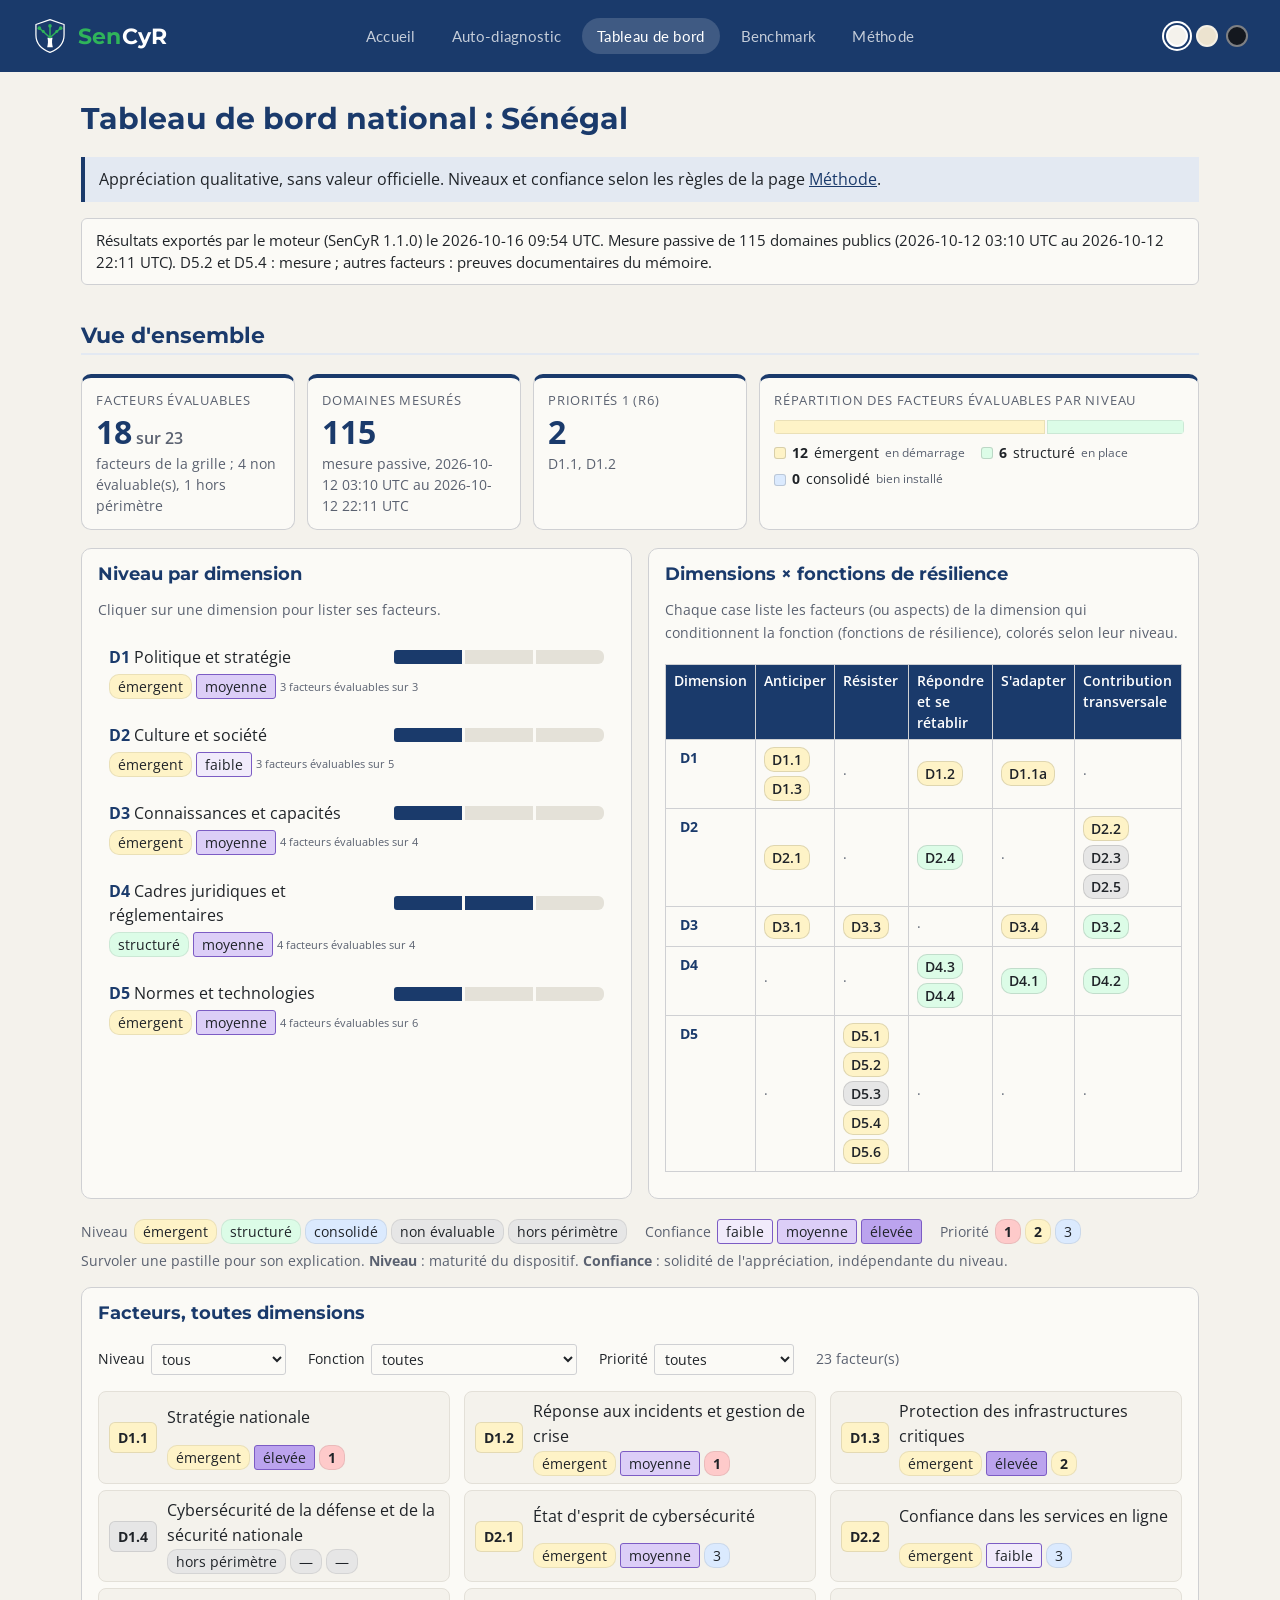
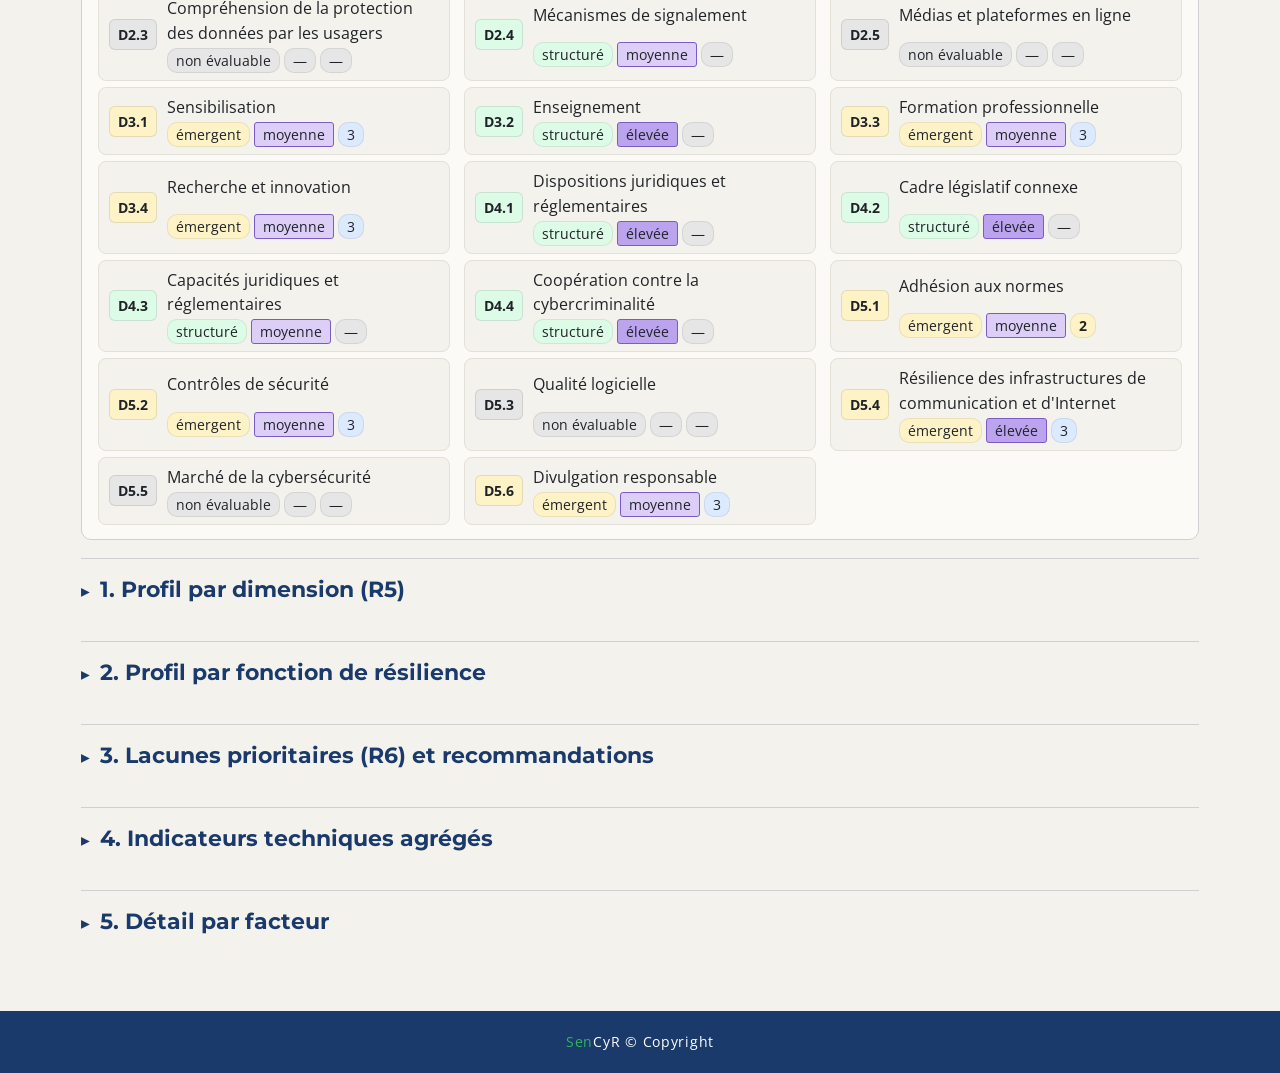
<file: docs/tableau-de-bord.html>
<!doctype html>
<html lang="fr">
<head>
  <meta charset="utf-8">
  <meta name="viewport" content="width=device-width, initial-scale=1">
  <title>SenCyR · Tableau de bord</title>
  <link rel="icon" href="img/favicon.svg" type="image/svg+xml">
  <link rel="stylesheet" href="css/style.css">
  <script src="js/fond.js"></script>
  <script src="js/entete.js"></script>
  <script src="js/animations.js"></script>
</head>
<body>
  <header class="entete">
    <div class="entete-barre">
      <a class="marque" href="index.html" aria-label="SenCyR, accueil">
        <img src="img/logo-sencyr.svg" alt="" width="36" height="36">
        <span class="nom" aria-hidden="true"><span class="sen">Sen</span><span class="cyr">CyR</span></span>
      </a>
      <nav aria-label="Navigation principale">
        <a href="index.html">Accueil</a>
        <a href="diagnostic.html">Auto-diagnostic</a>
        <a href="tableau-de-bord.html" aria-current="page">Tableau de bord</a>
        <a href="benchmark.html">Benchmark</a>
        <a href="methode.html">Méthode</a>
      </nav>
    </div>
  </header>
  <p class="marque-impression" aria-hidden="true"><span class="sen">Sen</span><span class="cyr">CyR</span></p>

  <main class="conteneur" id="contenu">
    <h1>Tableau de bord national : Sénégal</h1>
    <p class="avertissement">
      Appréciation qualitative, sans valeur officielle. Niveaux et confiance selon les règles de la
      page <a href="methode.html">Méthode</a>.
    </p>
    <div id="source" class="source" role="status">Chargement des données…</div>

    <section id="vue" class="vue" aria-labelledby="titre-vue">
      <h2 id="titre-vue">Vue d'ensemble</h2>
      <div id="cles" class="cles"></div>

      <div class="duo">
        <div class="panneau">
          <h3>Niveau par dimension</h3>
          <p class="note pas-imprimer">Cliquer sur une dimension pour lister ses facteurs.</p>
          <div id="barres-dimensions" class="barres-dimensions"></div>
        </div>
        <div class="panneau">
          <h3>Dimensions × fonctions de résilience</h3>
          <p class="note">Chaque case liste les facteurs (ou aspects) de la dimension qui conditionnent la fonction
            (fonctions de résilience), colorés selon leur niveau.</p>
          <div class="defile"><table id="croise" class="croise"></table></div>
        </div>
      </div>
      <div id="legende-couleurs" class="legende" aria-label="Lire les couleurs"></div>

      <div class="panneau">
        <div class="panneau-tete">
          <h3 id="titre-liste">Facteurs</h3>
          <div id="filtres" class="filtres"></div>
        </div>
        <ul id="liste-facteurs" class="liste-facteurs" aria-labelledby="titre-liste"></ul>
      </div>
    </section>

    <details class="bloc" id="bloc-1">
      <summary><h2>1. Profil par dimension (R5)</h2></summary>
      <p class="note pas-imprimer">Cliquer sur une dimension pour afficher ses facteurs ; cliquer sur un en-tête pour trier.</p>
      <div class="defile"><table id="t-dimensions"></table></div>
    </details>

    <details class="bloc" id="bloc-2">
      <summary><h2>2. Profil par fonction de résilience</h2></summary>
      <p class="note">Même agrégation que R5, appliquée aux facteurs de chaque fonction (fonctions de résilience).</p>
      <div class="defile"><table id="t-fonctions"></table></div>
    </details>

    <details class="bloc" id="bloc-3">
      <summary><h2>3. Lacunes prioritaires (R6) et recommandations</h2></summary>
      <div class="defile"><table id="t-priorites"></table></div>
    </details>

    <details class="bloc" id="bloc-4">
      <summary><h2>4. Indicateurs techniques agrégés</h2></summary>
      <div id="mesures"></div>
    </details>

    <details class="bloc" id="bloc-5">
      <summary><h2>5. Détail par facteur</h2></summary>
      <p class="note pas-imprimer">Les filtres de la vue d'ensemble s'appliquent aussi à ce tableau.</p>
      <div class="defile"><table id="t-facteurs"></table></div>
    </details>
  </main>

  <footer class="pied">
    <div class="conteneur"><span class="sen">Sen</span><span class="cyr">CyR</span> © Copyright</div>
  </footer>

  <script src="js/regles.js"></script>
  <script src="js/commun.js"></script>
  <script src="js/tableau-de-bord.js"></script>
</body>
</html>
</file>
<file: docs/css/style.css>
@import url("https://fonts.googleapis.com/css2?family=Open+Sans:wght@400;600;700&family=Montserrat:wght@600;700&family=Lato:wght@400;700&display=swap");
/* SenCyR : feuille de style commune à toutes les pages. */

/* ------------------------------------------------------------------ couleurs et polices
   Trois fonds : clair (défaut), sable, sombre. Le choix est posé par js/fond.js sur
   <html data-fond="...">. Les couleurs de niveau et de confiance ne changent pas d'un
   fond à l'autre : les pastilles gardent un texte foncé. */
:root {
  --bandeau: #1a3a6b;          /* en-tête et pied de page */
  --accent: #1a3a6b;           /* titres, liens, barres */
  --entete-tableau: #1a3a6b;
  --fond: #f4f2ec;             /* blanc cassé */
  --surface: #fbfaf6;          /* cartes, champs */
  --surface-2: #efece4;        /* lignes d'aspect, code */
  --piste: #e4e1d8;            /* fond des barres */
  --texte: #1f2328;
  --gris: #5a6170;
  --bordure: #cfd0d3;
  --ligne: #e3e0d8;
  --bleu-clair: #e3e9f2;
  --erreur: #9b1c1c;
  --focus: #b45309;

  /* Niveaux (inchangés) */
  --emergent: #fef3c7;
  --structure: #dcfce7;
  --consolide: #dbeafe;
  --neutre: #e6e6e6;           /* non évaluable, hors périmètre */
  /* Confiance : famille violette, du plus clair (faible) au plus soutenu (élevée) */
  --faible: #f1ebfb;
  --moyenne: #dccef7;
  --elevee: #bba3ee;
  --confiance-bord: #7c5cc4;

  --police-titres: "Montserrat", sans-serif;
  --police-texte: "Open Sans", system-ui, sans-serif;
  --police-tableaux: "Open Sans", system-ui, sans-serif;
}

:root[data-fond="sable"] {
  --fond: #ece3cf;
  --surface: #f6efe0;
  --surface-2: #e5dac2;
  --piste: #ddd1b6;
  --bordure: #c9bb9c;
  --ligne: #ddd1b6;
  --bleu-clair: #e2e2da;
}

:root[data-fond="sombre"] {
  --bandeau: #10223f;
  --accent: #9dbdf0;
  --entete-tableau: #24395c;
  --fond: #14181f;
  --surface: #1b212b;
  --surface-2: #232b37;
  --piste: #2c3542;
  --texte: #e4e7ec;
  --gris: #a5adba;
  --bordure: #3a4556;
  --ligne: #2c3542;
  --bleu-clair: #1e2a3d;
  --erreur: #f2a7a7;
  --focus: #fbbf24;
}

* { box-sizing: border-box; }
body {
  margin: 0;
  font-family: var(--police-texte);
  color: var(--texte);
  background: var(--fond);
  line-height: 1.55;
  transition: background-color .3s ease, color .3s ease;
}
.conteneur { max-width: 1150px; margin: 0 auto; padding: 0 16px; }
a { color: var(--accent); }
main { min-height: 60vh; }

/* ------------------------------------------------------------------ en-tête et navigation
   Barre fixe sur toute la largeur, trois zones : logo et nom à gauche, liens au centre,
   choix du fond à droite. Au premier défilement, js/entete.js ajoute la classe
   « reduite » : la barre perd un peu de hauteur et prend une ombre.
   Le corps de page est décalé de la hauteur pleine de la barre (--decalage). */
:root { --hauteur-entete: 72px; --hauteur-reduite: 60px; --decalage: 72px; }
body { padding-top: var(--decalage); }
[id] { scroll-margin-top: calc(var(--decalage) + 12px); }

.entete {
  position: fixed; top: 0; left: 0; right: 0; z-index: 40;
  background: var(--bandeau); color: #fff;
  transition: box-shadow .25s ease;
}
.entete.reduite { box-shadow: 0 2px 14px rgba(0, 0, 0, .22); }
.entete-barre {
  display: grid; grid-template-columns: minmax(max-content, 1fr) minmax(0, auto) minmax(max-content, 1fr);
  grid-template-areas: "marque nav fonds";
  align-items: center; column-gap: 48px;
  height: var(--hauteur-entete); padding: 0 32px;
  transition: height .25s ease;
}
.entete.reduite .entete-barre { height: var(--hauteur-reduite); }

.marque { grid-area: marque; justify-self: start; display: inline-flex; align-items: center; gap: 10px; text-decoration: none; }
.marque img { width: 36px; height: 36px; display: block; transition: width .25s ease, height .25s ease; }
.entete.reduite .marque img { width: 30px; height: 30px; }
.marque .nom { font-family: var(--police-titres); font-weight: 700; font-size: 1.4rem; letter-spacing: .01em; line-height: 1; }

/* Liens : atténués au repos ; page courante en blanc plein sur pastille translucide ;
   au survol, blanc plein et soulignement vert. */
.entete nav { grid-area: nav; justify-self: center; display: flex; gap: 6px; min-width: 0; overflow-x: auto; scrollbar-width: none; padding: 4px; }
.entete nav::-webkit-scrollbar { display: none; }
.entete nav a {
  font-family: "Lato", sans-serif;
  position: relative; flex: none; padding: 7px 15px; border-radius: 999px;
  color: rgba(255, 255, 255, .74); text-decoration: none; white-space: nowrap;
  font-size: .92rem; letter-spacing: .02em; transition: color .2s ease, background-color .2s ease;
}
.entete nav a::after {
  content: ""; position: absolute; left: 15px; right: 15px; bottom: 3px; height: 2px; border-radius: 2px;
  background: var(--vert-sen); transform: scaleX(0); transform-origin: center; transition: transform .25s ease;
}
.entete nav a:hover, .entete nav a:focus-visible { color: #fff; }
.entete nav a:hover::after, .entete nav a:focus-visible::after { transform: scaleX(1); }
.entete nav a[aria-current="page"] { color: #fff; background: rgba(255, 255, 255, .16); }
.entete nav a:focus-visible { outline: 2px solid #fff; outline-offset: 1px; }

/* Choix du fond, à l'extrême droite */
.fonds { grid-area: fonds; justify-self: end; display: flex; align-items: center; gap: 8px; }
.fonds button {
  width: 22px; height: 22px; padding: 0; border-radius: 50%; border: 2px solid rgba(255, 255, 255, .45);
  cursor: pointer; transition: transform .2s ease, border-color .2s ease;
}
.fonds button:hover { transform: scale(1.12); }
.fonds button[aria-pressed="true"] { border-color: #fff; box-shadow: 0 0 0 2px var(--bandeau), 0 0 0 4px #fff; }
.fonds button:focus-visible { outline: 2px solid #fff; outline-offset: 3px; }
.fonds .f-clair { background: #f4f2ec; }
.fonds .f-sable { background: #ece3cf; }
.fonds .f-sombre { background: #14181f; }

/* Mobile : logo et fonds sur la ligne 1, liens sur la ligne 2 avec défilement horizontal. */
@media (max-width: 759px) {
  :root { --hauteur-entete: 56px; --hauteur-reduite: 48px; --decalage: 100px; }
  .entete-barre {
    grid-template-columns: 1fr auto; grid-template-areas: "marque fonds" "nav nav";
    grid-template-rows: var(--hauteur-entete) 44px; height: auto; padding: 0 16px; column-gap: 16px;
  }
  .entete.reduite .entete-barre { height: auto; grid-template-rows: var(--hauteur-reduite) 44px; }
  .entete nav { justify-self: stretch; padding: 4px 0 6px; }
  .entete nav a { padding: 6px 12px; font-size: .88rem; }
  .entete nav a::after { left: 12px; right: 12px; }
  .marque .nom { font-size: 1.25rem; }
}

/* ------------------------------------------------------------------ titres et texte */
h1, h2, h3, legend { font-family: var(--police-titres); }
h1, h2, h3 { color: var(--accent); line-height: 1.25; }
h1 { font-size: 1.85rem; margin-top: 28px; font-weight: 700; }
h2 { font-size: 1.4rem; margin-top: 36px; border-bottom: 2px solid var(--bleu-clair); padding-bottom: 4px; }
h3 { font-size: 1.12rem; margin-top: 24px; }

.avertissement { background: var(--bleu-clair); border-left: 4px solid var(--accent); padding: 10px 14px; }
.note { color: var(--gris); font-size: .9rem; }
.message { min-height: 1.5em; color: var(--accent); font-weight: 600; }
.erreur { color: var(--erreur); }
code { background: var(--surface-2); padding: 1px 4px; border-radius: 3px; }

/* ------------------------------------------------------------------ boutons et formulaire */
.actions { display: flex; flex-wrap: wrap; gap: 8px; margin: 16px 0 4px; }
.actions button {
  font: inherit; cursor: pointer; border-radius: 4px; padding: 8px 14px;
  background: var(--accent); color: var(--fond); border: 1px solid var(--accent);
  transition: background-color .2s ease, color .2s ease, transform .15s ease;
}
.actions button.secondaire { background: var(--surface); color: var(--accent); }
.actions button:hover { transform: translateY(-1px); }
.actions button.secondaire:hover { background: var(--accent); color: var(--fond); }
button:focus-visible, input:focus-visible, select:focus-visible, summary:focus-visible, a:focus-visible {
  outline: 3px solid var(--focus); outline-offset: 2px;
}
input, select { background: var(--surface); color: var(--texte); border: 1px solid var(--bordure); border-radius: 3px; font: inherit; }

fieldset { min-width: 0; border: 1px solid var(--bordure); border-radius: 6px; margin: 16px 0; padding: 8px 12px 12px; background: var(--surface); }
legend { font-weight: 700; color: var(--accent); padding: 0 6px; font-size: 1.05rem; }
.aide { margin: 8px 0 12px; }
.aide summary { cursor: pointer; color: var(--accent); font-weight: 600; }
table.saisie input[type="number"] { width: 3.6em; }
table.saisie select { max-width: 9.5em; }
table.saisie td { text-align: center; }
table.saisie th[scope="row"] { font-weight: normal; min-width: 14em; }
.code { font-weight: 700; color: var(--accent); }
.grise { color: var(--gris); font-style: italic; text-align: left !important; }
.centre { text-align: center; }

/* ------------------------------------------------------------------ tableaux (police inchangée) */
.defile { overflow-x: auto; }
table { border-collapse: collapse; width: 100%; font-size: .92rem; margin: 6px 0 12px; font-family: var(--police-tableaux); background: var(--surface); }
th, td { border: 1px solid var(--bordure); padding: 5px 8px; vertical-align: top; text-align: left; }
thead th { background: var(--entete-tableau); color: #fff; font-weight: 600; }
tbody tr { transition: background-color .15s ease; }
tbody tr:hover { background: var(--surface-2); }

/* ------------------------------------------------------------------ pastilles
   Niveaux : pastilles arrondies, jaune / vert / bleu (inchangés).
   Confiance : rectangles à bord violet, trois intensités de violet.
   Non évaluable, hors périmètre : gris. */
.badge {
  display: inline-block; padding: 1px 8px; border-radius: 10px; font-size: .85rem; white-space: nowrap;
  border: 1px solid rgba(0, 0, 0, .08); color: #1f2328; font-family: var(--police-tableaux);
}
.b-emergent { background: var(--emergent); }
.b-structure { background: var(--structure); }
.b-consolide { background: var(--consolide); }
.b-non-evaluable, .b-hors-perimetre, .b-aucun { background: var(--neutre); }
.b-faible, .b-moyenne, .b-elevee { border-radius: 3px; border-color: var(--confiance-bord); }
.b-faible { background: var(--faible); }
.b-moyenne { background: var(--moyenne); }
.b-elevee { background: var(--elevee); }
.b-p1 { background: #fecaca; font-weight: 700; }
.b-p2 { background: var(--emergent); font-weight: 700; }
.b-p3 { background: var(--consolide); }

/* ------------------------------------------------------------------ pied de page */
.pied { margin-top: 56px; padding: 20px 0; background: var(--bandeau); color: #fff; font-size: .9rem; letter-spacing: .05em; text-align: center; }

/* ------------------------------------------------------------------ aspects d'un facteur (R5) */
tr.aspect th[scope="row"], tr.aspect td { background: var(--surface-2); }
tr.aspect th[scope="row"] { padding-left: 24px; }
.retrait { padding-left: 18px; display: inline-block; }
.calcule small, td small { color: var(--gris); }

/* ------------------------------------------------------------------ barres */
/* Barre ordinale de niveau (3 crans) */
.niveau-barre { display: inline-flex; gap: 2px; vertical-align: middle; }
.niveau-barre span { width: 26px; height: 12px; background: var(--piste); }
.niveau-barre span:first-child { border-radius: 2px 0 0 2px; }
.niveau-barre span:last-child { border-radius: 0 4px 4px 0; }
.niveau-barre span.plein { background: var(--accent); }

/* Barre de pourcentage avec seuils de niveau */
.pct { position: relative; display: inline-block; width: 100%; min-width: 120px; height: 12px; background: var(--piste); vertical-align: middle; }
.pct .remplissage { position: absolute; left: 0; top: 0; bottom: 0; background: var(--accent); border-radius: 0 4px 4px 0; }
.pct .seuil { position: absolute; top: -3px; bottom: -3px; border-left: 1px dashed var(--gris); }
td.barre { width: 45%; }
td.valeur { white-space: nowrap; font-variant-numeric: tabular-nums; }
#t-gci .pct { width: 60%; margin-right: 6px; }

/* ------------------------------------------------------------------ blocs */
.source { background: var(--surface); border: 1px solid var(--bordure); border-radius: 6px; padding: 10px 14px; font-size: .92rem; }
.chiffres { display: flex; flex-wrap: wrap; gap: 12px; margin: 12px 0; }
.chiffre { background: var(--surface); border: 1px solid var(--bordure); border-radius: 6px; padding: 10px 14px; min-width: 150px; }
.chiffre strong { display: block; font-size: 1.5rem; color: var(--accent); font-variant-numeric: tabular-nums; font-family: var(--police-tableaux); }
.chiffre > span { color: var(--gris); font-size: .85rem; }

.grille { display: grid; grid-template-columns: repeat(auto-fit, minmax(320px, 1fr)); gap: 16px; }
.carte { background: var(--surface); border: 1px solid var(--bordure); border-radius: 6px; padding: 12px 14px; transition: border-color .2s ease, box-shadow .2s ease; }
.carte:hover { border-color: var(--accent); box-shadow: 0 2px 10px rgba(0, 0, 0, .08); }
.carte h3, .carte h4 { margin-top: 0; }
.carte table { font-size: .88rem; background: transparent; }
.carte td, .carte th { border: none; border-bottom: 1px solid var(--ligne); }
.carte th[scope="row"] { white-space: nowrap; font-weight: 600; }
.legende-seuils { font-size: .85rem; color: var(--gris); }
.legende-seuils .trait { display: inline-block; width: 0; height: 12px; border-left: 1px dashed var(--gris); vertical-align: middle; margin: 0 4px; }

/* Accueil */
.modules { display: grid; grid-template-columns: repeat(auto-fit, minmax(240px, 1fr)); gap: 16px; margin: 16px 0; }
.module {
  display: block; background: var(--surface); border: 1px solid var(--bordure); border-radius: 6px;
  padding: 14px 16px; color: var(--texte); text-decoration: none;
  transition: border-color .2s ease, background-color .2s ease, transform .2s ease, box-shadow .2s ease;
}
.module:hover, .module:focus-visible { border-color: var(--accent); background: var(--bleu-clair); transform: translateY(-3px); box-shadow: 0 4px 14px rgba(0, 0, 0, .08); }
.module strong { color: var(--accent); display: block; margin-bottom: 4px; font-family: var(--police-titres); font-size: 1.08rem; }

/* Sommaire de la page Méthode */
nav.sommaire { display: flex; flex-wrap: wrap; gap: 4px 14px; margin: 8px 0 4px; }

/* ------------------------------------------------------------------ interactions */
/* Tri des tableaux : l'en-tête devient un bouton */
button.tri { all: unset; cursor: pointer; display: inline-flex; align-items: center; gap: 6px; }
button.tri:focus-visible { outline: 2px solid #fff; outline-offset: 2px; }
button.tri .fleche::after { content: "↕"; opacity: .45; font-size: .8em; }
th[aria-sort="ascending"] button.tri .fleche::after { content: "↑"; opacity: 1; }
th[aria-sort="descending"] button.tri .fleche::after { content: "↓"; opacity: 1; }

/* Infobulle unique */
#infobulle {
  position: fixed; z-index: 50; max-width: 340px; padding: 8px 10px; border-radius: 6px;
  background: #111827; color: #f9fafb; font-family: var(--police-tableaux); font-size: .82rem; line-height: 1.4;
  box-shadow: 0 6px 20px rgba(0, 0, 0, .25); pointer-events: none;
  opacity: 0; transform: translateY(4px); transition: opacity .15s ease, transform .15s ease;
  white-space: pre-line;
}
#infobulle.visible { opacity: 1; transform: none; }
[data-info] { cursor: help; }

/* Légende des couleurs */
.legende { display: flex; flex-wrap: wrap; gap: 6px 18px; align-items: center; font-size: .88rem; margin: 6px 0 4px; }
.legende .groupe { display: inline-flex; flex-wrap: wrap; gap: 4px; align-items: center; }
.legende .groupe > span:first-child { color: var(--gris); margin-right: 2px; }

/* Ligne de dimension dépliable */
button.deplier {
  all: unset; cursor: pointer; display: inline-flex; gap: 8px; align-items: center; color: var(--accent); font-weight: 600;
}
button.deplier::before { content: "▸"; display: inline-block; transition: transform .2s ease; }
button.deplier[aria-expanded="true"]::before { transform: rotate(90deg); }
button.deplier:focus-visible { outline: 3px solid var(--focus); outline-offset: 2px; }
tr.detail-dimension > td { background: var(--surface-2); padding: 8px 14px 4px 30px; }
tr.detail-dimension table { margin: 0 0 6px; font-size: .86rem; }

/* Filtres et sélections */
.filtres { display: flex; flex-wrap: wrap; gap: 10px 22px; align-items: center; margin: 8px 0; font-size: .9rem; }
.filtres label { display: inline-flex; gap: 6px; align-items: center; }
.filtres select { padding: 4px 6px; }
.filtres .compte { color: var(--gris); }
.masque { display: none !important; }

/* Auto-diagnostic : progression de la saisie et résultat en direct */
.progression { display: flex; gap: 12px; align-items: center; margin: 10px 0 6px; font-size: .9rem; }
.progression .piste { flex: 1; max-width: 420px; height: 8px; background: var(--piste); border-radius: 4px; overflow: hidden; }
.progression .piste span { display: block; height: 100%; width: 0; background: var(--accent); border-radius: 4px; transition: width .35s ease; }
.direct {
  position: sticky; bottom: 0; z-index: 10; margin: 16px 0; padding: 10px 14px;
  background: var(--surface); border: 1px solid var(--accent); border-radius: 8px;
  box-shadow: 0 -4px 16px rgba(0, 0, 0, .08); display: flex; flex-wrap: wrap; gap: 6px 18px; align-items: center; font-size: .88rem;
}
.direct strong { font-family: var(--police-titres); color: var(--accent); }
.direct .element { display: inline-flex; gap: 5px; align-items: center; }
.direct a { margin-left: auto; }
@keyframes eclat { from { box-shadow: 0 0 0 3px var(--focus); } to { box-shadow: 0 0 0 0 transparent; } }
.maj { animation: eclat .8s ease-out; border-radius: 10px; }

/* ------------------------------------------------------------------ tableau de bord : vue d'ensemble */
.panneau { background: var(--surface); border: 1px solid var(--bordure); border-radius: 10px; padding: 14px 16px; margin: 14px 0; min-width: 0; }
.panneau h3 { margin: 0 0 6px; }
.panneau-tete { display: flex; flex-wrap: wrap; align-items: baseline; justify-content: space-between; gap: 6px 20px; }
.duo { display: grid; grid-template-columns: repeat(auto-fit, minmax(360px, 1fr)); gap: 0 16px; }
@media (max-width: 759px) { .duo { grid-template-columns: minmax(0, 1fr); } }

/* Chiffres clés */
.cles { display: grid; grid-template-columns: repeat(auto-fit, minmax(190px, 1fr)); gap: 12px; margin: 12px 0 4px; }
.cle {
  background: var(--surface); border: 1px solid var(--bordure); border-top: 4px solid var(--accent); border-radius: 10px;
  padding: 12px 14px; display: flex; flex-direction: column; gap: 4px; min-width: 0;
  transition: transform .2s ease, box-shadow .2s ease;
}
.cle:hover { transform: translateY(-2px); box-shadow: 0 6px 18px rgba(0, 0, 0, .08); }
.cle-titre { font-size: .82rem; color: var(--gris); text-transform: uppercase; letter-spacing: .06em; }
.cle strong { font-family: var(--police-tableaux); font-size: 2rem; line-height: 1.1; color: var(--accent); font-variant-numeric: tabular-nums; }
.cle strong small { font-size: 1rem; color: var(--gris); font-weight: 600; }
.cle-detail { font-size: .85rem; color: var(--gris); }
.cle-large { grid-column: span 2; }
@media (max-width: 520px) { .cle-large { grid-column: auto; } }
.empile { display: flex; gap: 2px; height: 14px; margin: 6px 0 4px; border-radius: 4px; overflow: hidden; }
.empile span { min-width: 6px; border: 1px solid rgba(0, 0, 0, .08); transform-origin: left; animation: pousse .8s cubic-bezier(.2, .7, .2, 1) both; }
.repartition { list-style: none; margin: 0; padding: 0; display: flex; flex-wrap: wrap; gap: 4px 16px; font-size: .9rem; }
.repartition li { display: inline-flex; align-items: center; gap: 6px; }
.repartition .compteur { font-weight: 700; font-family: var(--police-tableaux); }
.repartition small { color: var(--gris); }
.pastille { width: 12px; height: 12px; border-radius: 3px; border: 1px solid rgba(0, 0, 0, .15); display: inline-block; }

/* Niveau par dimension : barres en trois crans, cliquables */
.barres-dimensions { display: flex; flex-direction: column; gap: 6px; }
button.barre-dim {
  all: unset; box-sizing: border-box; cursor: pointer; display: grid; grid-template-columns: minmax(0, 1.3fr) minmax(90px, 1fr);
  grid-template-areas: "nom crans" "infos infos"; gap: 4px 12px; align-items: center;
  padding: 8px 10px; border-radius: 8px; border: 1px solid transparent; transition: background-color .2s ease, border-color .2s ease;
}
button.barre-dim:hover { background: var(--surface-2); }
button.barre-dim[aria-pressed="true"] { border-color: var(--accent); background: var(--bleu-clair); }
button.barre-dim:focus-visible { outline: 3px solid var(--focus); outline-offset: 1px; }
.barre-dim-nom { grid-area: nom; color: var(--texte); }
.barre-dim-nom b { color: var(--accent); }
.barre-dim-infos { grid-area: infos; font-size: .85rem; color: var(--gris); display: flex; flex-wrap: wrap; gap: 4px; align-items: center; }
.crans { grid-area: crans; display: flex; gap: 3px; height: 14px; }
.crans span { flex: 1; background: var(--piste); }
.crans span:first-child { border-radius: 3px 0 0 3px; }
.crans span:last-child { border-radius: 0 6px 6px 0; }
.crans span.plein { background: var(--accent); transform-origin: left; animation: pousse .5s ease-out both; }
.crans span.plein:nth-child(2) { animation-delay: .12s; }
.crans span.plein:nth-child(3) { animation-delay: .24s; }

/* Tableau croisé dimension × fonction */
table.croise { font-size: .85rem; }
table.croise td { vertical-align: middle; }
table.croise th[scope="row"] { width: 1%; white-space: nowrap; }
button.lien-dim { all: unset; cursor: pointer; font-weight: 700; color: var(--accent); padding: 2px 6px; border-radius: 4px; }
button.lien-dim[aria-pressed="true"] { background: var(--bleu-clair); outline: 1px solid var(--accent); }
button.lien-dim:focus-visible { outline: 3px solid var(--focus); }
.puce {
  display: inline-block; margin: 2px 3px 2px 0; padding: 1px 7px; border-radius: 10px; font-weight: 600; color: #1f2328;
  border: 1px solid rgba(0, 0, 0, .12); transition: opacity .2s ease, filter .2s ease;
}
.puce.attenue { opacity: .25; filter: grayscale(1); }
.vide { color: var(--gris); }

/* Liste des facteurs */
.liste-facteurs { list-style: none; margin: 8px 0 0; padding: 0; display: grid; grid-template-columns: repeat(auto-fill, minmax(300px, 1fr)); gap: 6px 14px; }
.liste-facteurs li {
  display: grid; grid-template-columns: auto minmax(0, 1fr); grid-template-areas: "code nom" "code badges"; gap: 2px 10px; align-items: center;
  padding: 7px 10px; border: 1px solid var(--ligne); border-radius: 8px; background: var(--fond);
  transition: border-color .2s ease, transform .2s ease;
}
.liste-facteurs li:hover, .liste-facteurs li:focus-visible { border-color: var(--accent); transform: translateY(-1px); }
.liste-facteurs li.aucun { display: block; color: var(--gris); cursor: default; }
.liste-code { grid-area: code; font-family: var(--police-tableaux); font-weight: 700; font-size: .85rem; padding: 4px 8px; border-radius: 6px; color: #1f2328; border: 1px solid rgba(0, 0, 0, .1); }
.liste-nom { grid-area: nom; }
.liste-badges { grid-area: badges; display: flex; flex-wrap: wrap; gap: 4px; }
button.lien { all: unset; cursor: pointer; font-size: .85rem; font-family: var(--police-texte); font-weight: normal; color: var(--accent); text-decoration: underline; margin-left: 8px; }
button.lien:focus-visible { outline: 3px solid var(--focus); }

/* Blocs détaillés repliables */
details.bloc { border-top: 1px solid var(--bordure); margin-top: 18px; }
details.bloc > summary { cursor: pointer; list-style: none; display: flex; align-items: center; gap: 10px; }
details.bloc > summary::-webkit-details-marker { display: none; }
details.bloc > summary::before { content: "▸"; color: var(--accent); font-size: 1.1rem; transition: transform .2s ease; }
details.bloc[open] > summary::before { transform: rotate(90deg); }
details.bloc > summary h2 { margin: 16px 0; border-bottom: none; }
details.bloc > summary:hover h2 { text-decoration: underline; text-decoration-color: var(--vert-sen); text-underline-offset: 4px; }

/* ------------------------------------------------------------------ comparaison entre pays */
.grille-indicateurs { display: grid; grid-template-columns: repeat(auto-fill, minmax(290px, 1fr)); gap: 16px; }
figure.graphe { margin: 0; border-radius: 10px; }
figure.graphe h3 { font-size: 1.02rem; margin: 0 0 10px; }
.colonnes { display: flex; justify-content: space-around; align-items: flex-end; gap: 8px; }
.colonne { flex: 1; min-width: 0; display: flex; flex-direction: column; align-items: center; gap: 4px; text-align: center; }
.valeur-col { font-family: var(--police-tableaux); font-weight: 700; font-size: .95rem; color: var(--texte); font-variant-numeric: tabular-nums; }
.tige { position: relative; width: 100%; max-width: 46px; height: 150px; background: var(--piste); border-radius: 6px 6px 0 0; }
.tige:focus-visible { outline: 3px solid var(--focus); outline-offset: 2px; }
.remplissage-v {
  position: absolute; left: 0; right: 0; bottom: 0; background: var(--accent); border-radius: 6px 6px 0 0;
  transform-origin: bottom; animation: monte .8s cubic-bezier(.2, .7, .2, 1) both; transition: filter .2s ease;
}
.tige:hover .remplissage-v, .tige:focus-visible .remplissage-v { filter: brightness(1.25); }
.seuil-h { position: absolute; left: -4px; right: -4px; border-top: 1px dashed var(--gris); pointer-events: none; }
.pays-col { font-size: .85rem; line-height: 1.2; }
.colonne.etudie .pays-col { font-weight: 700; color: var(--accent); }
.n-col { font-size: .78rem; color: var(--gris); font-family: var(--police-tableaux); }
.legende-seuils .trait-h { display: inline-block; width: 18px; height: 0; border-top: 1px dashed var(--gris); vertical-align: middle; margin: 0 4px; }
@keyframes monte { from { transform: scaleY(0); } to { transform: scaleY(1); } }

/* Source extérieure (GCI) : encadré distinct */
.externe { margin-top: 36px; padding: 6px 18px 12px; border: 2px dashed var(--bordure); border-radius: 12px; background: var(--surface); }
.externe h2 { margin-top: 4px; }
.externe-etiquette {
  display: inline-block; margin: 12px 0 0; padding: 2px 10px; border-radius: 999px; font-size: .75rem;
  text-transform: uppercase; letter-spacing: .08em; background: var(--surface-2); color: var(--gris);
}

/* ------------------------------------------------------------------ accueil */
.hero {
  display: grid; grid-template-columns: auto minmax(0, 1fr); gap: 28px; align-items: center;
  margin: 28px 0 8px; padding: 36px 32px; border-radius: 16px; border: 1px solid var(--bordure);
  background: linear-gradient(135deg, var(--surface) 0%, var(--bleu-clair) 100%);
}
.hero-logo { width: 112px; height: 112px; filter: drop-shadow(0 6px 14px rgba(0, 0, 0, .18)); }
.hero h1 { margin: 0 0 12px; line-height: 1.05; }
.nom-grand { display: block; font-size: clamp(2.6rem, 6vw, 4rem); letter-spacing: .01em; }
.sous-titre { display: block; margin-top: 6px; font-size: clamp(1.1rem, 2.4vw, 1.45rem); font-weight: 400; color: var(--gris); font-style: italic; }
.chapeau { font-size: 1.06rem; max-width: 70ch; margin: 0 0 18px; }
a.bouton {
  display: inline-flex; align-items: center; gap: 8px; padding: 11px 22px; border-radius: 999px;
  background: var(--accent); color: var(--fond); text-decoration: none; font-weight: 600;
  box-shadow: 0 4px 12px rgba(0, 0, 0, .12); transition: transform .2s ease, box-shadow .2s ease, background-color .2s ease;
}
a.bouton::after { content: "→"; transition: transform .2s ease; }
a.bouton:hover { transform: translateY(-2px); box-shadow: 0 8px 18px rgba(0, 0, 0, .18); }
a.bouton:hover::after { transform: translateX(3px); }
@media (max-width: 640px) {
  .hero { grid-template-columns: minmax(0, 1fr); padding: 24px 18px; text-align: left; }
  .hero-logo { width: 72px; height: 72px; }
}
.reperes { display: grid; grid-template-columns: repeat(auto-fit, minmax(150px, 1fr)); gap: 12px; margin: 16px 0; }
.repere { padding: 14px 16px; border-radius: 10px; background: var(--surface); border: 1px solid var(--bordure); border-left: 4px solid var(--vert-sen); }
.repere strong { display: block; font-family: var(--police-tableaux); font-size: 2rem; line-height: 1.1; color: var(--accent); font-variant-numeric: tabular-nums; }
.repere > span { color: var(--gris); font-size: .9rem; }
/* Cartes des modules : elles se soulèvent au survol */
.module { border-radius: 12px; }
.module:hover, .module:focus-visible { transform: translateY(-6px); box-shadow: 0 12px 26px rgba(0, 0, 0, .12); }

/* ------------------------------------------------------------------ animations légères */
@keyframes pousse { from { transform: scaleX(0); } to { transform: scaleX(1); } }
@keyframes allume { from { opacity: 0; transform: scaleY(.3); } to { opacity: 1; transform: scaleY(1); } }
@keyframes apparait { from { opacity: 0; transform: translateY(6px); } to { opacity: 1; transform: none; } }

.pct .remplissage { transform-origin: left; animation: pousse .7s cubic-bezier(.2, .7, .2, 1) both; }
.niveau-barre span.plein { animation: allume .35s ease-out both; }
.niveau-barre span.plein:nth-child(2) { animation-delay: .1s; }
.niveau-barre span.plein:nth-child(3) { animation-delay: .2s; }
/* « backwards » : l'état final n'est pas figé, le survol peut encore soulever la carte. */
.module, .carte, .chiffre { animation: apparait .45s ease-out backwards; }

/* Entrée de page et apparition au défilement (classe .anim posée par animations.js) */
@keyframes entree { from { opacity: 0; transform: translateY(10px); } }
main { animation: entree .5s ease-out both; }
.anim .revele { opacity: 0; transform: translateY(16px); transition: opacity .6s ease, transform .6s ease; }
.anim .revele.visible { opacity: 1; transform: none; }
/* Les barres attendent que leur bloc soit visible pour se remplir */
.anim .revele:not(.visible) .remplissage, .anim .revele:not(.visible) .niveau-barre span.plein,
.anim .revele:not(.visible) .remplissage-v, .anim .revele:not(.visible) .crans span.plein,
.anim .revele:not(.visible) .empile span { animation-play-state: paused; }

@media (prefers-reduced-motion: reduce) {
  *, *::before, *::after { animation: none !important; transition: none !important; }
}

/* ------------------------------------------------------------------ identité
   « Sen » en vert ; « CyR » en blanc sur fond bleu (en-tête, pied de page),
   en bleu de l'accent sur fond clair, en #1A3A6B à l'impression. */
:root { --vert-sen: #2FB45A; }
.sen { color: var(--vert-sen); }
.cyr { color: var(--accent); }
.entete .cyr, .pied .cyr { color: #fff; }
.marque-impression { display: none; }

/* ------------------------------------------------------------------ impression
   Seul le résultat est imprimé, sur fond de page blanc, sans animation.
   Les en-têtes de tableaux (bleu, texte blanc), les pastilles de niveau, de confiance
   et de priorité et les barres gardent leurs couleurs : print-color-adjust: exact
   empêche le navigateur de les supprimer. */
@media print {
  :root, :root[data-fond] {
    --fond: #fff; --surface: #fff; --surface-2: #f3f3f3; --piste: #e5e5e5; --texte: #000;
    --gris: #444; --bordure: #999; --ligne: #ccc; --accent: #1a3a6b; --bleu-clair: #eef2f8;
    --entete-tableau: #1a3a6b;
  }
  *, *::before, *::after { animation: none !important; transition: none !important; }
  .anim .revele { opacity: 1 !important; transform: none !important; }
  /* L'en-tête n'est pas imprimé ; le nom est repris en tête de page. */
  .entete, .pas-imprimer, .pied, .filtres, .direct, #infobulle { display: none !important; }
  button.tri .fleche, button.deplier::before, details.bloc > summary::before { display: none; }
  .cle:hover, .liste-facteurs li:hover { transform: none; box-shadow: none; }
  .hero { background: none; border: none; padding: 0; }
  .hero-logo { filter: none; }
  .empile span, .crans span, .puce, .liste-code, .pastille, .tige, .remplissage-v { -webkit-print-color-adjust: exact; print-color-adjust: exact; }
  .grille-indicateurs, .graphe { break-inside: avoid; }
  body { font-size: 10pt; background: #fff; padding-top: 0; }
  .marque-impression {
    display: block; margin: 0 0 4px; font-family: var(--police-titres); font-weight: 700; font-size: 16pt;
    -webkit-print-color-adjust: exact; print-color-adjust: exact;
  }
  .marque-impression .cyr { color: #1A3A6B; }
  thead th, .badge, .niveau-barre span, .pct, .pct .remplissage {
    -webkit-print-color-adjust: exact; print-color-adjust: exact;
  }
  thead th { background: var(--entete-tableau); color: #fff; }
  tbody tr:hover { background: none; }
  h2, h3 { break-after: avoid; }
  tr { break-inside: avoid; }
}
</file>
